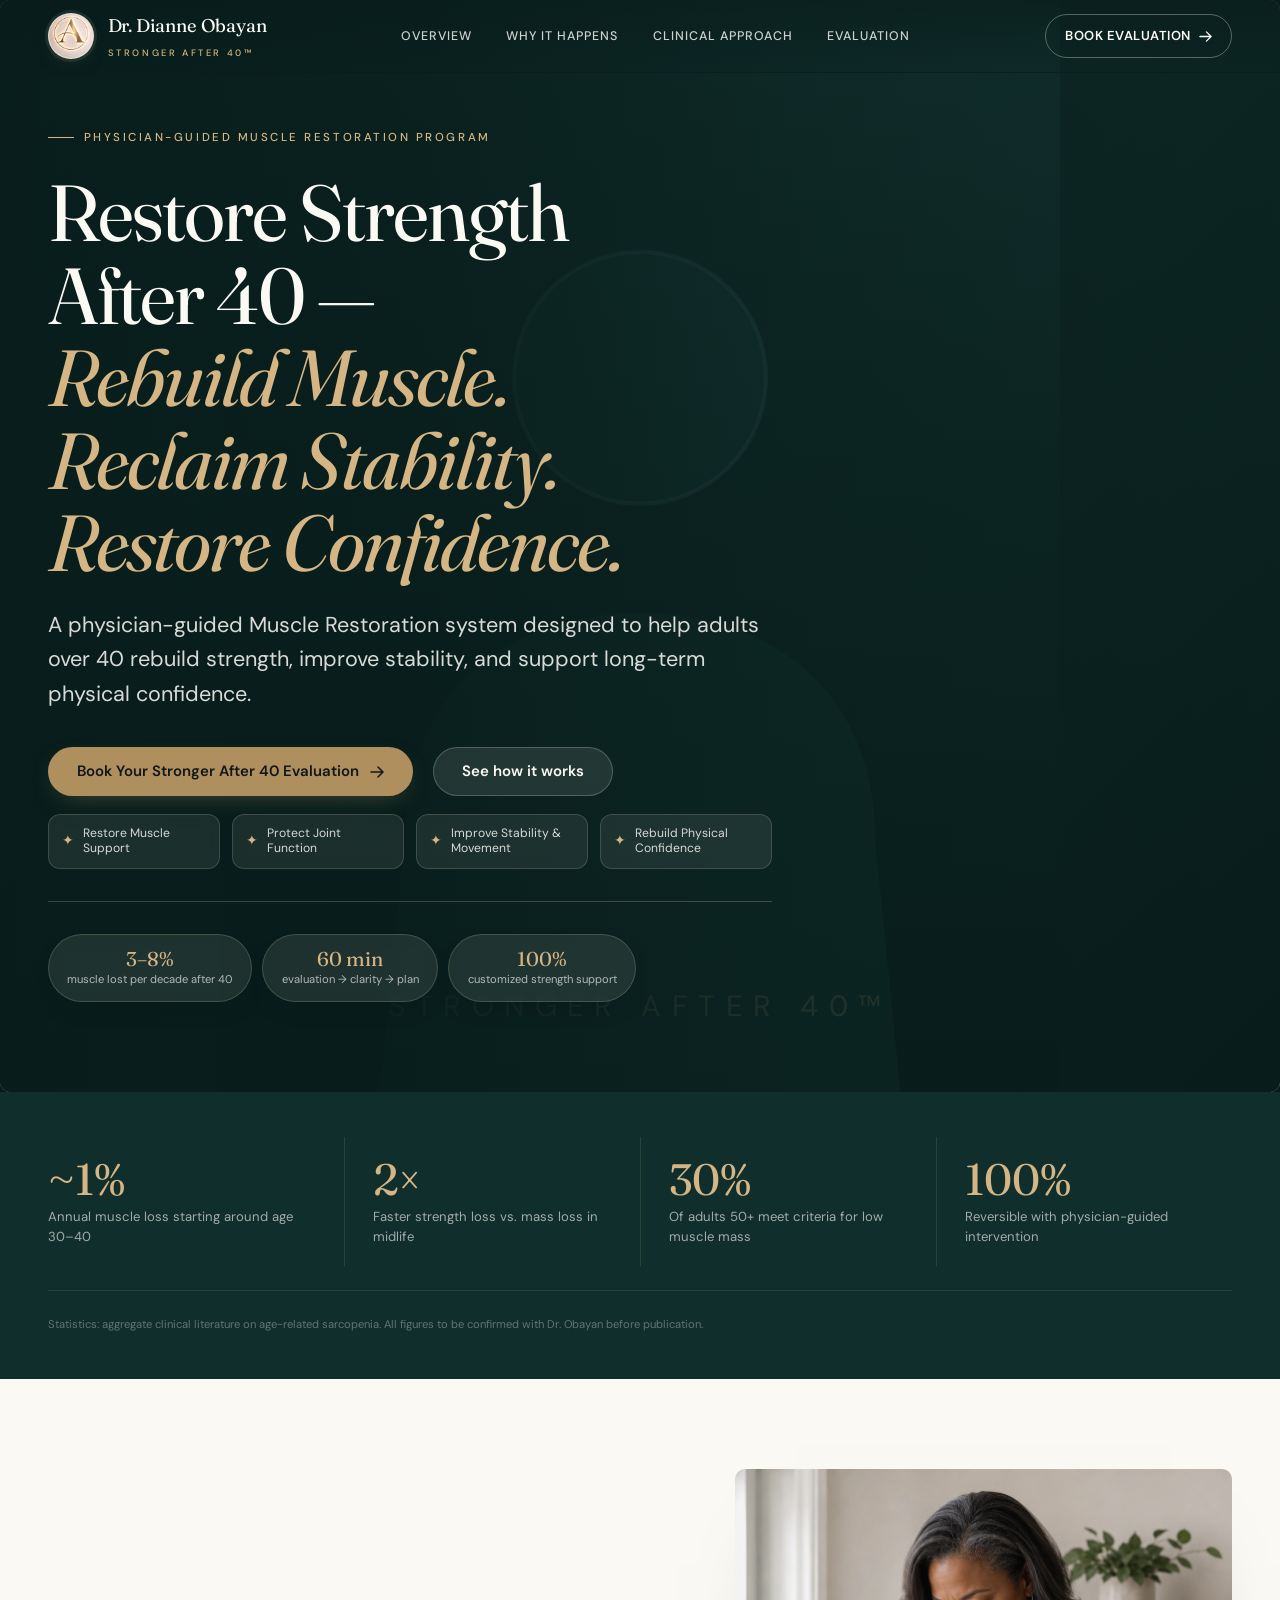
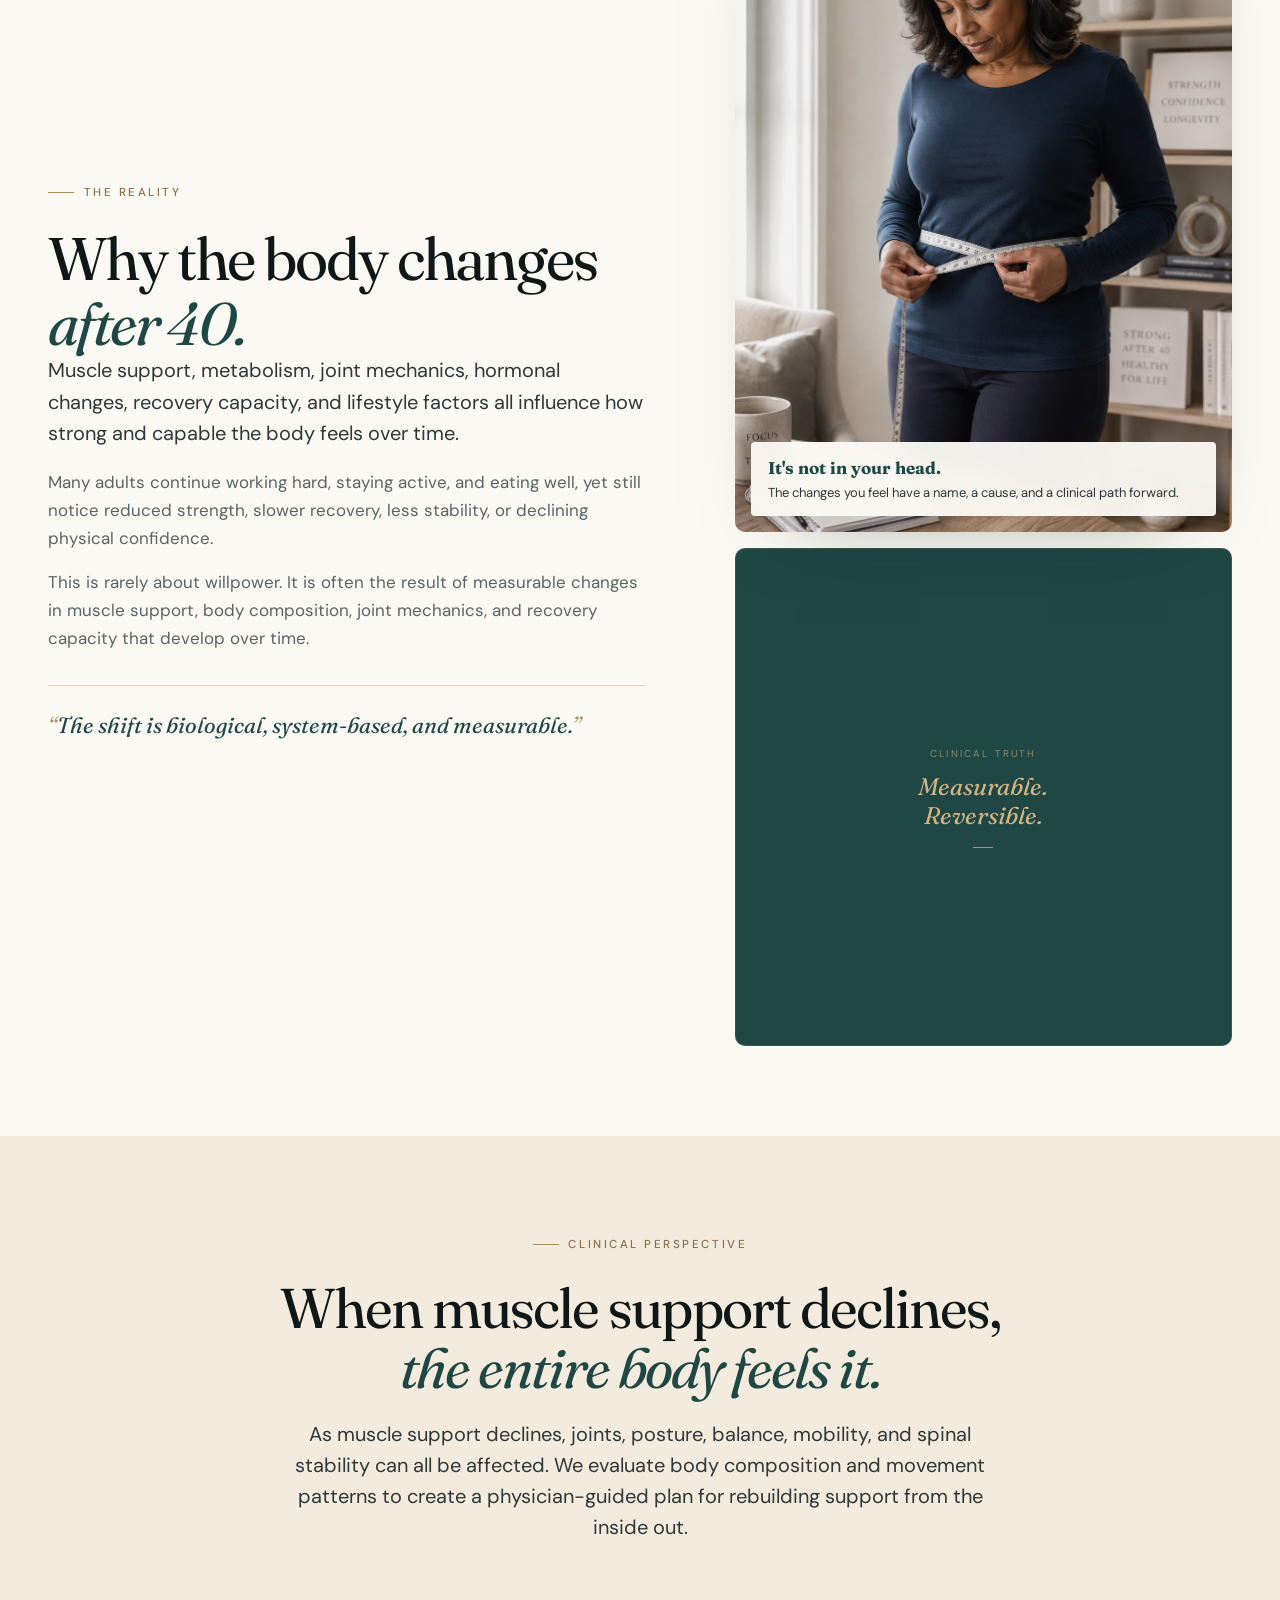
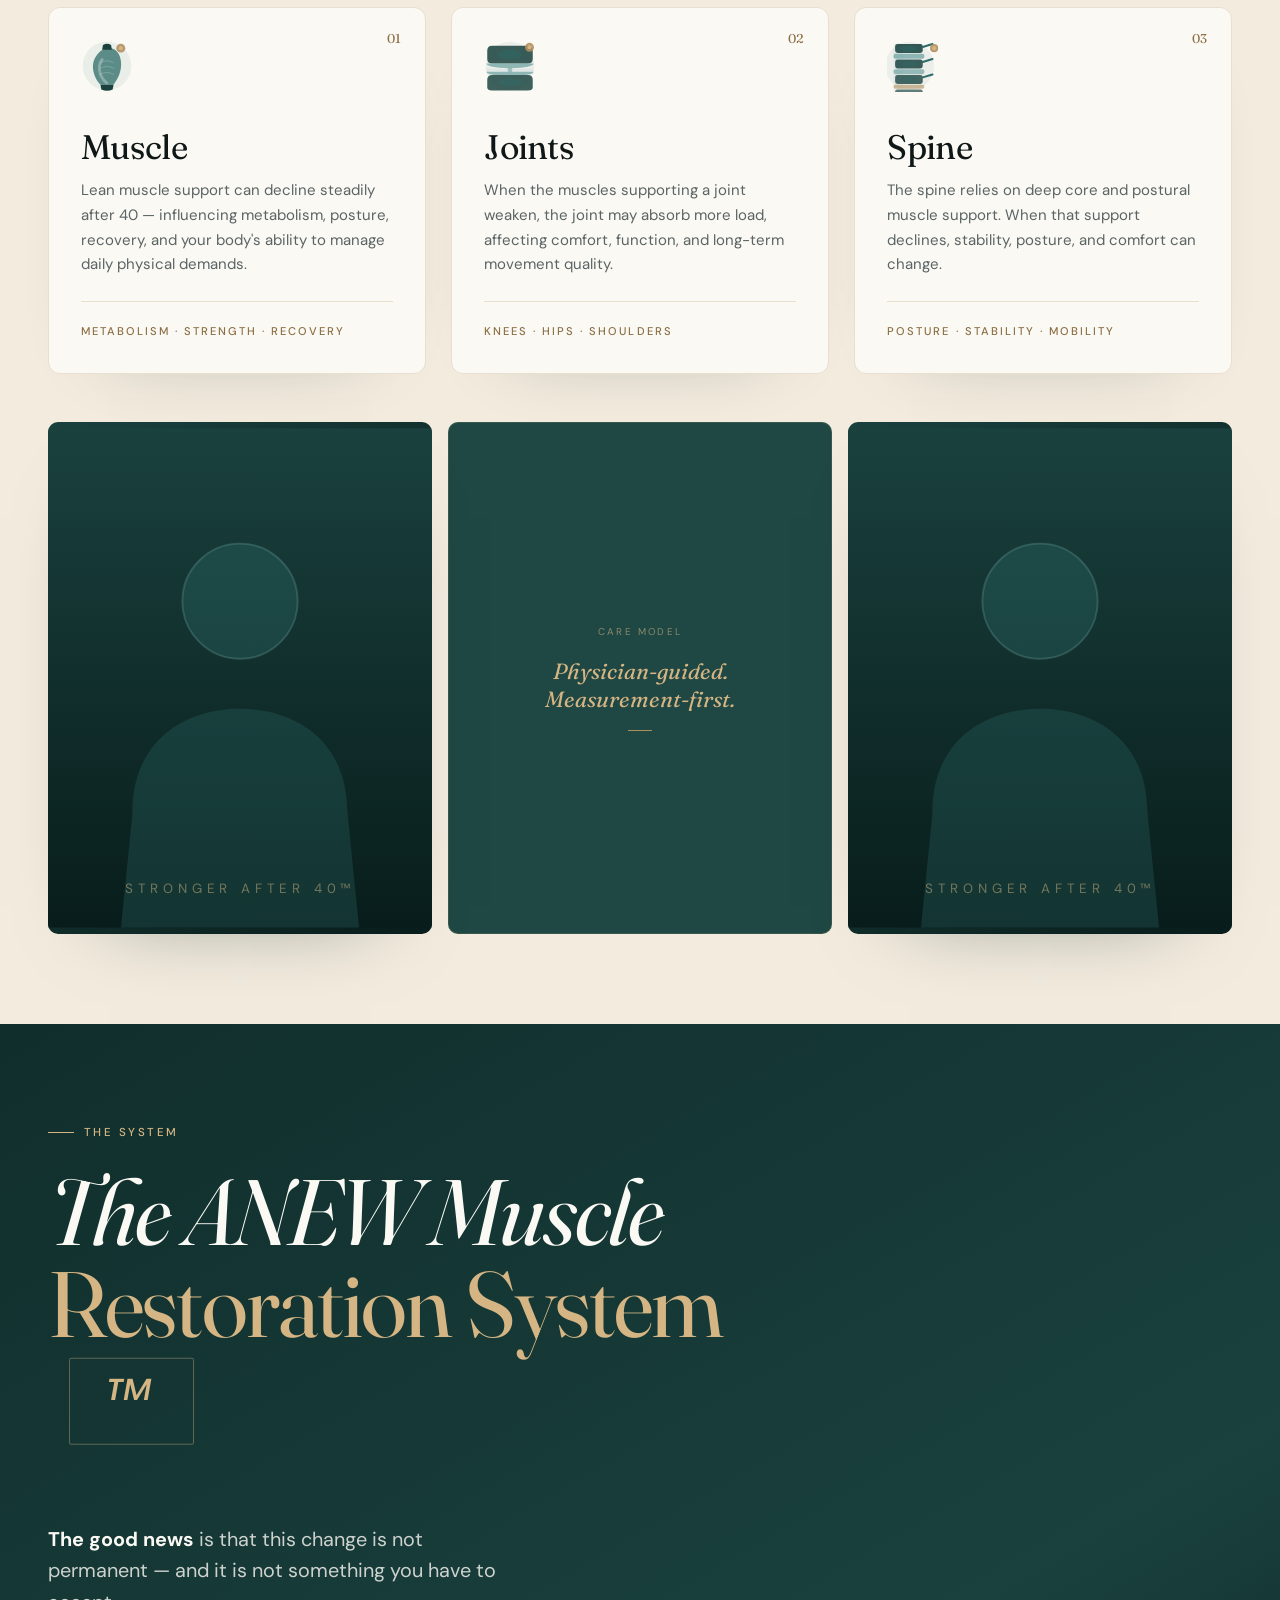
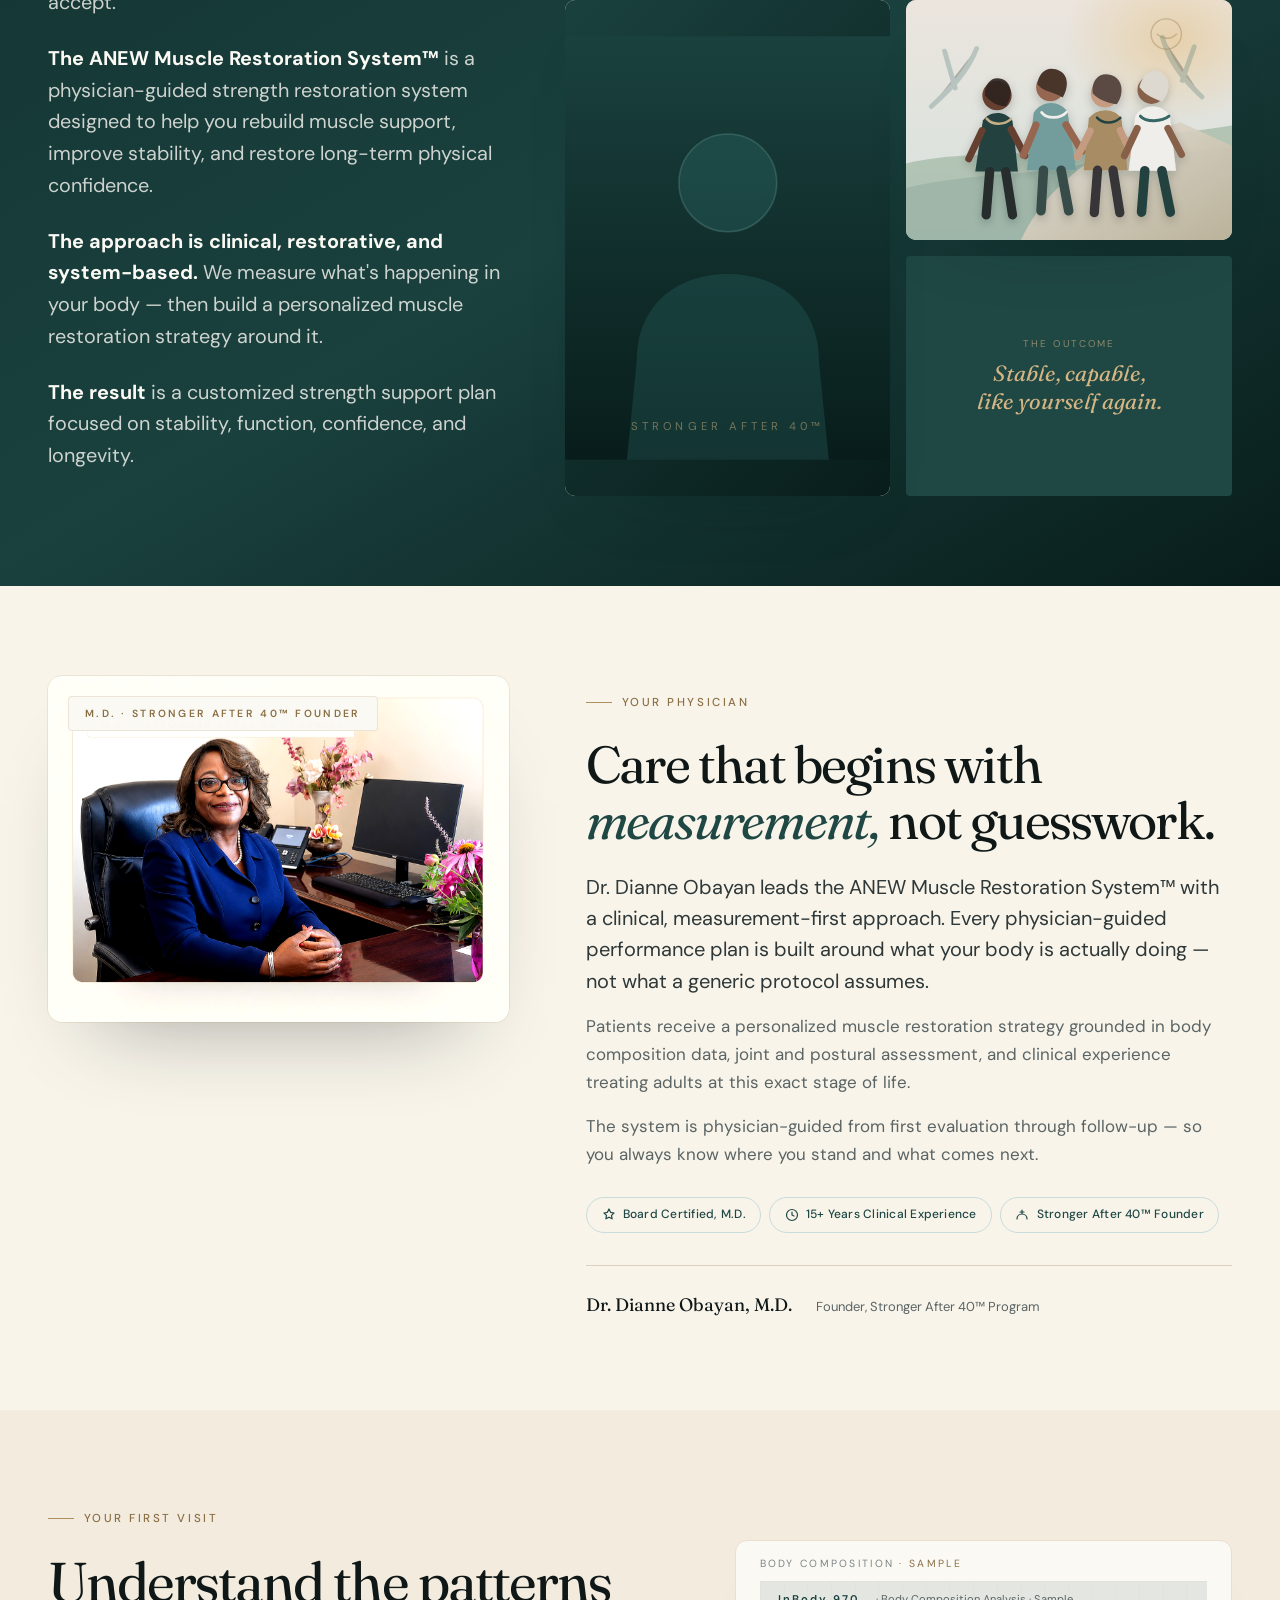
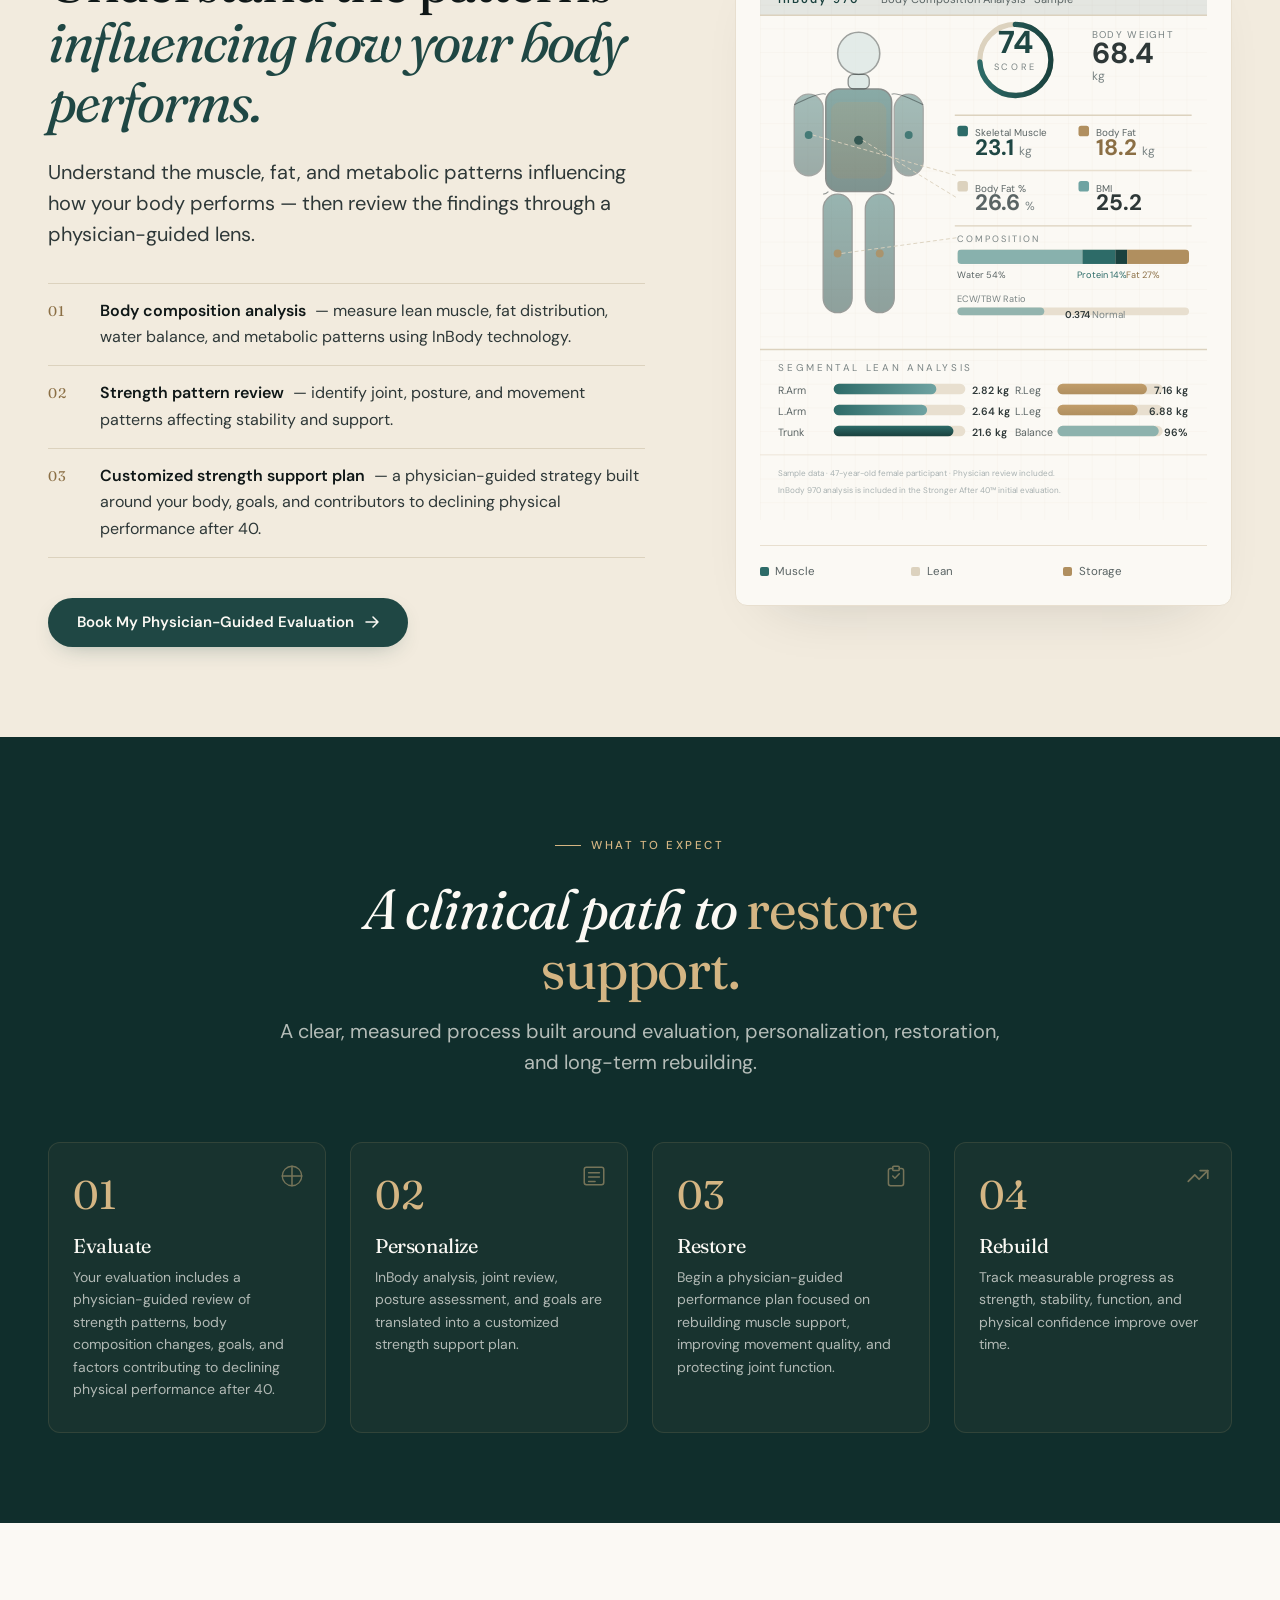
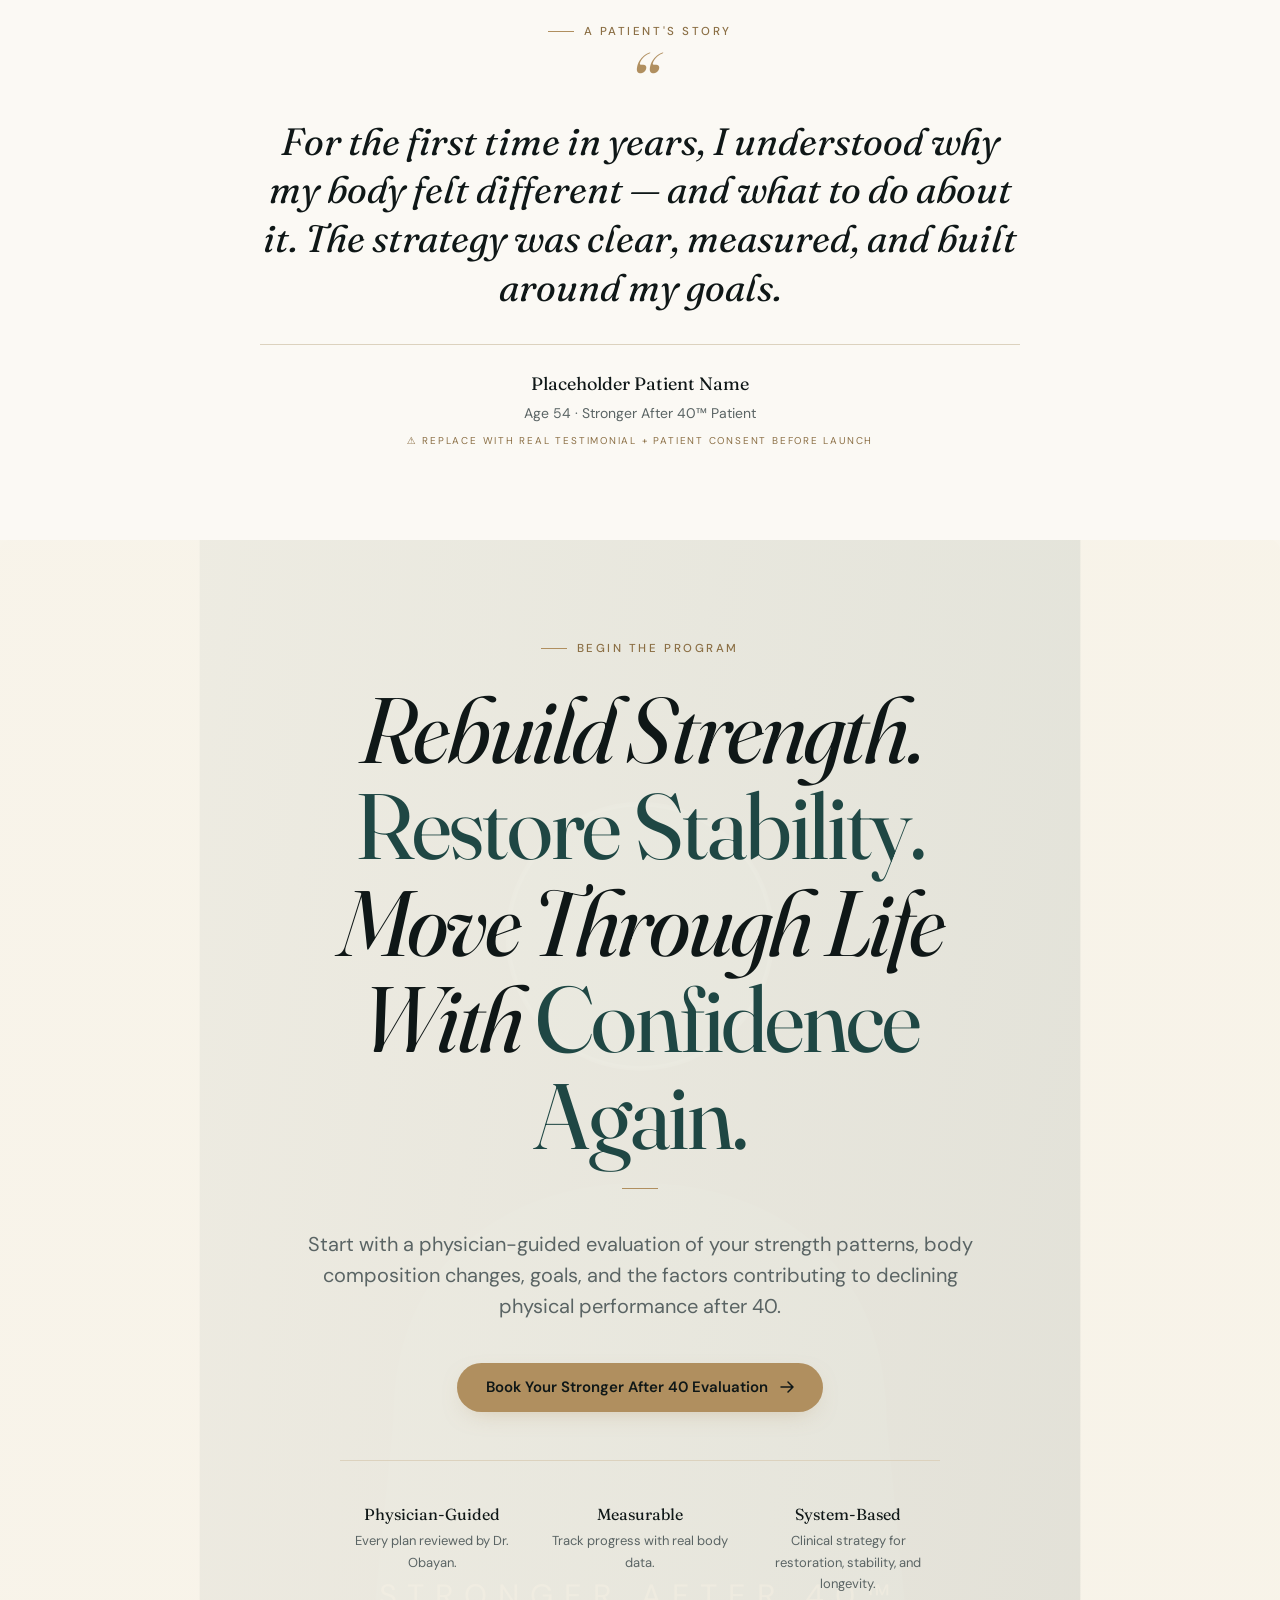
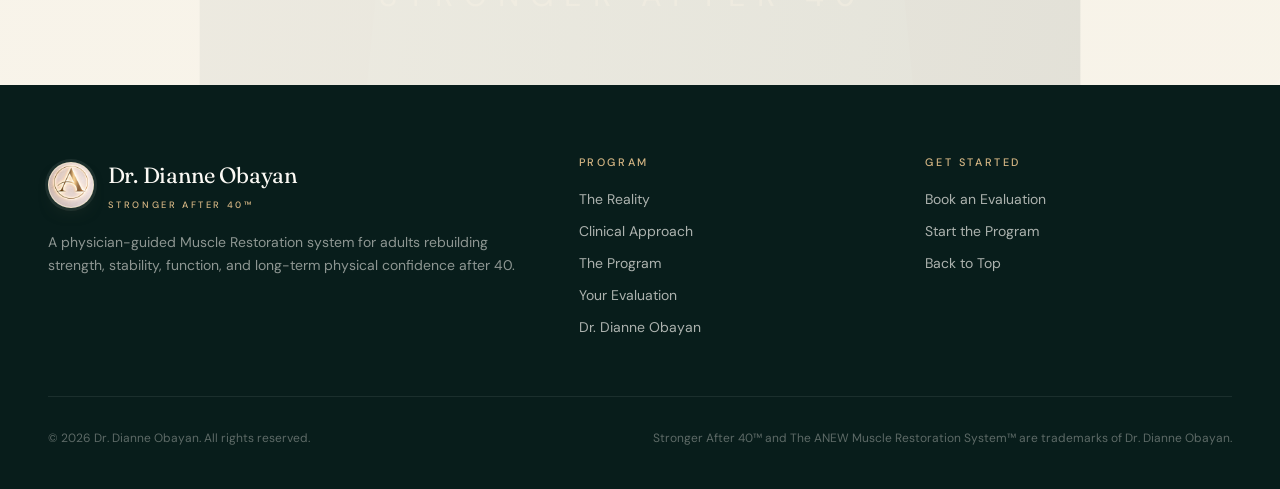
<file: index.html>
<!DOCTYPE html>
<html lang="en">
<head>
<meta charset="UTF-8"/>
<meta name="viewport" content="width=device-width,initial-scale=1.0"/>
<title>Stronger After 40™ — Dr. Dianne Obayan</title>
<meta name="description" content="A physician-guided Muscle Restoration system designed to help adults over 40 rebuild strength, improve stability, and support long-term physical confidence."/>
<link rel="preconnect" href="https://fonts.googleapis.com"/>
<link rel="preconnect" href="https://fonts.gstatic.com" crossorigin/>
<link href="https://fonts.googleapis.com/css2?family=Fraunces:opsz,ital,wght@9..144,0,300..700;9..144,1,300..700&family=DM+Sans:ital,wght@0,300;0,400;0,500;0,600;1,300&display=swap" rel="stylesheet"/>
<link rel="stylesheet" href="css/style.css"/>
</head>
<body>

<!-- ============================================================
     HEADER + NAVIGATION
     ============================================================ -->
<header class="hdr" id="hdr">
  <div class="W">
    <div class="hdr-in">

      <!-- LOGO — uploaded Dr. Dianne Obayan monogram + wordmark -->
      <a href="#hero-section" class="logo" aria-label="Dr. Dianne Obayan — Stronger After 40">
        <img class="logo__mark" src="images/dr-dianne-obayan-logo.jpg" alt="Dr. Dianne Obayan logo"/>
        <div>
          <span class="logo__name">Dr. Dianne Obayan</span>
          <span class="logo__tag">Stronger After 40™</span>
        </div>
      </a>

      <!-- Desktop navigation -->
      <nav class="nav-d" aria-label="Main navigation">
        <a href="#about-section">Overview</a>
        <a href="#problem-section">Why It Happens</a>
        <a href="#clinical-section">Clinical Approach</a>
        <a href="#evaluation-section">Evaluation</a>
      </nav>

      <a class="nav-cta" href="#book-now" id="nav-cta-el">
        Book Evaluation
        <svg width="13" height="13" viewBox="0 0 14 14" fill="none" aria-hidden="true">
          <path d="M1 7h12M8 2l5 5-5 5" stroke="currentColor" stroke-width="1.4" stroke-linecap="round" stroke-linejoin="round"/>
        </svg>
      </a>
      <button class="hmb" id="hmb" aria-label="Open menu" aria-expanded="false" aria-controls="drw">
        <span class="hmb__bars" aria-hidden="true"><span></span><span></span><span></span></span>
        <span class="hmb__txt">Menu</span>
      </button>
    </div>
  </div>

  <!-- Mobile full-screen overlay menu -->
  <nav class="drw" id="drw" aria-label="Mobile navigation" aria-hidden="true">
    <div class="drw__top"></div>
    <div class="drw__body">
      <span class="drw__kicker">Navigate Stronger After 40™</span>
      <ul class="drw__links">
        <li><a href="#about-section"><span class="drw__num">01</span><span><span class="drw__label">Overview</span><span class="drw__desc">Muscle restoration, strength support, and physical longevity.</span></span></a></li>
        <li><a href="#problem-section"><span class="drw__num">02</span><span><span class="drw__label">Why It Happens</span><span class="drw__desc">Why strength, recovery, and stability change after 40.</span></span></a></li>
        <li><a href="#clinical-section"><span class="drw__num">03</span><span><span class="drw__label">Clinical Approach</span><span class="drw__desc">Clinical restoration for muscle, joints, posture, and movement.</span></span></a></li>
        <li><a href="#evaluation-section"><span class="drw__num">04</span><span><span class="drw__label">Evaluation</span><span class="drw__desc">InBody analysis, performance review, and physician-guided plan.</span></span></a></li>
        <li><a href="#final-cta"><span class="drw__num">05</span><span><span class="drw__label">Start</span><span class="drw__desc">Book your Stronger After 40 evaluation.</span></span></a></li>
      </ul>
    </div>
    <div class="drw__foot">
      <a class="drw__cta" href="#book-now" id="mob-cta-el">
        Book Your Stronger After 40 Evaluation
        <svg width="14" height="14" viewBox="0 0 14 14" fill="none" aria-hidden="true">
          <path d="M1 7h12M8 2l5 5-5 5" stroke="currentColor" stroke-width="1.5" stroke-linecap="round" stroke-linejoin="round"/>
        </svg>
      </a>
      <p class="drw__meta">Physician-led · Clinical luxury · Longevity-focused</p>
    </div>
  </nav>
</header>

<main>

<!-- ============================================================
     SECTION 1 — HERO  (id: hero-section)
     Right-side hero image: African American woman strength training,
     aligned with the Stronger After 40™ physician-guided restoration system.
     ============================================================ -->
<section id="hero-section" class="hero" aria-labelledby="h1">

  <!-- LEFT: Copy column on dark teal -->
  <div class="hero__copy">
    <span class="ey ey--lt">Physician-Guided Muscle Restoration Program</span>
    <h1 id="h1">Restore Strength After 40 —<br><em>Rebuild Muscle. Reclaim Stability. Restore Confidence.</em></h1>
    <p class="hero__sub">A physician-guided Muscle Restoration system designed to help adults over 40 rebuild strength, improve stability, and support long-term physical confidence.</p>
    <div class="hero__ctas">
      <a class="btn btn--brass" href="#book-now" id="book-now">
        Book Your Stronger After 40 Evaluation
        <svg width="14" height="14" viewBox="0 0 14 14" fill="none" aria-hidden="true">
          <path d="M1 7h12M8 2l5 5-5 5" stroke="currentColor" stroke-width="1.5" stroke-linecap="round" stroke-linejoin="round"/>
        </svg>
      </a>
      <a class="btn" style="background:rgba(251,249,244,.1);color:var(--ow);border-color:rgba(251,249,244,.22);backdrop-filter:blur(6px);" href="#about-section">
        See how it works
      </a>
    </div>

    <div class="hero-benefits reveal" data-d="1" aria-label="Program benefits">
      <div class="hero-benefit"><span class="hero-benefit__icon" aria-hidden="true">✦</span><span>Restore Muscle Support</span></div>
      <div class="hero-benefit"><span class="hero-benefit__icon" aria-hidden="true">✦</span><span>Protect Joint Function</span></div>
      <div class="hero-benefit"><span class="hero-benefit__icon" aria-hidden="true">✦</span><span>Improve Stability &amp; Movement</span></div>
      <div class="hero-benefit"><span class="hero-benefit__icon" aria-hidden="true">✦</span><span>Rebuild Physical Confidence</span></div>
    </div>
    <div class="chips reveal" data-d="1">
      <div class="chip"><span class="chip__n">3–8%</span><span class="chip__l">muscle lost per decade after 40</span></div>
      <div class="chip"><span class="chip__n">60 min</span><span class="chip__l">evaluation → clarity → plan</span></div>
      <div class="chip"><span class="chip__n">100%</span><span class="chip__l">customized strength support</span></div>
    </div>
    
  </div>

  <!-- RIGHT: Photo column -->
  <div class="hero__img ai-slot" id="ai-hero">
    <div class="ai-loader" id="ai-hero-loader">
      <div class="ai-spinner"></div>
      <span class="ai-loader__label">Loading…</span>
    </div>
    <div class="ai-slot__inner">
      <img id="ai-hero-img" alt="Confident diverse midlife adults in athletic wear outdoors, warm smiles"/>
    </div>
    <div class="hero__img-overlay"></div>
  </div>

</section>

<!-- ============================================================
     STATS RIBBON  (id: about-section)
     ============================================================ -->
<section id="about-section" class="ribbon" aria-label="Program at a glance">
  <div class="W">
    <div class="ribbon__grid reveal">
      <div class="ribbon__c"><div class="ribbon__n">~1%</div><div class="ribbon__l">Annual muscle loss starting around age 30–40</div></div>
      <div class="ribbon__c"><div class="ribbon__n">2×</div><div class="ribbon__l">Faster strength loss vs. mass loss in midlife</div></div>
      <div class="ribbon__c"><div class="ribbon__n">30%</div><div class="ribbon__l">Of adults 50+ meet criteria for low muscle mass</div></div>
      <div class="ribbon__c"><div class="ribbon__n">100%</div><div class="ribbon__l">Reversible with physician-guided intervention</div></div>
      <p class="ribbon__src">Statistics: aggregate clinical literature on age-related sarcopenia. All figures to be confirmed with Dr. Obayan before publication.</p>
    </div>
  </div>
</section>

<!-- ============================================================
     SECTION 2 — PROBLEM  (id: problem-section)
     AI: contemplative mature Black woman, casual warm clothing.
     ============================================================ -->
<section id="problem-section">
  <div class="W">
    <div class="prob__grid">
      <div class="prob__copy reveal">
        <span class="ey">The Reality</span>
        <h2 class="prob__h2">Why the body changes <em>after 40.</em></h2>
        <p class="lead" style="margin-bottom:1.25rem;">Muscle support, metabolism, joint mechanics, hormonal changes, recovery capacity, and lifestyle factors all influence how strong and capable the body feels over time.</p>
        <p style="color:var(--i500);">Many adults continue working hard, staying active, and eating well, yet still notice reduced strength, slower recovery, less stability, or declining physical confidence.</p>
        <p style="color:var(--i500);">This is rarely about willpower. It is often the result of measurable changes in muscle support, body composition, joint mechanics, and recovery capacity that develop over time.</p>
        <p class="pullq">The shift is biological, system-based, and measurable.</p>
      </div>

      <div class="prob__media reveal" data-d="1">
        <!-- Tall portrait: AI-generated -->
        <div class="ai-slot" id="ai-prob1" style="aspect-ratio:3/4;">
          <div class="ai-loader" id="ai-prob1-loader">
            <div class="ai-spinner"></div>
            <span class="ai-loader__label">Generating…</span>
          </div>
          <div class="ai-slot__inner"><img id="ai-prob1-img" alt="Fully clothed Black woman measuring her waist indoors, representing body-composition awareness after 40"/></div>
          <div class="ai-badge" id="ai-prob1-badge">✦ AI</div>
          <div class="pbadge">
            <strong>It's not in your head.</strong>
            The changes you feel have a name, a cause, and a clinical path forward.
          </div>
        </div>
        <div class="prob__media-row">
          <div class="brand-card" style="background:var(--t700);aspect-ratio:1/1;min-height:210px;">
            <div>
              <div style="font-size:.62rem;letter-spacing:.22em;text-transform:uppercase;color:rgba(212,181,131,.6);margin-bottom:.7rem;">Clinical truth</div>
              <div style="font-family:var(--fd);font-size:1.5rem;font-style:italic;color:var(--b300);line-height:1.2;">Measurable.<br>Reversible.</div>
              <div style="width:20px;height:1px;background:var(--b500);margin:1rem auto 0;"></div>
            </div>
          </div>
        </div>
      </div>
    </div>
  </div>
</section>

<!-- ============================================================
     SECTION 3 — CLINICAL  (id: clinical-section)
     ============================================================ -->
<section id="clinical-section" class="clinical">
  <div class="W">
    <div class="clin-intro reveal">
      <span class="ey ey--c">Clinical Perspective</span>
      <h2>When muscle support declines, <em>the entire body feels it.</em></h2>
      <p class="lead" style="margin-top:1.25rem;">As muscle support declines, joints, posture, balance, mobility, and spinal stability can all be affected. We evaluate body composition and movement patterns to create a physician-guided plan for rebuilding support from the inside out.</p>
    </div>
    <div class="pillars">
      <article class="pillar reveal" data-d="1">
        <span class="pillar__n">01</span>
        <svg class="pillar__ico" viewBox="0 0 64 64" fill="none" aria-hidden="true">
          <circle cx="32" cy="32" r="30" fill="#2D6B68" opacity=".08"/>
          <!-- Muscle belly — bicep teardrop -->
          <path d="M22 53 C15 44 13 33 16 25 C19 17 25 11 32 10 C39 9 46 13 48 21 C51 30 49 41 44 49 L40 55 L24 55 Z" fill="#2D6B68" opacity=".75"/>
          <!-- Highlight shine -->
          <path d="M26 24 C22 29 22 37 24 43 C26 47 29 51 32 53" stroke="rgba(255,255,255,.28)" stroke-width="3.5" stroke-linecap="round"/>
          <!-- Fiber striations -->
          <path d="M24 28 Q32 23 40 28 M23 35 Q32 30 41 35 M24 42 Q32 38 40 42" stroke="rgba(255,255,255,.2)" stroke-width="1.2" stroke-linecap="round"/>
          <!-- Top tendon -->
          <path d="M26 12 L38 12 L37 6 Q32 3 27 6 Z" fill="#1A413E"/>
          <!-- Bottom tendon -->
          <path d="M24 55 L40 55 L39 61 Q32 64 25 61 Z" fill="#1A413E"/>
          <!-- Brass accent dot -->
          <circle cx="49" cy="10" r="5.5" fill="#B08F5F" opacity=".9"/>
          <circle cx="49" cy="10" r="2.5" fill="#D4B583"/>
        </svg>
        <h3>Muscle</h3>
        <p>Lean muscle support can decline steadily after 40 — influencing metabolism, posture, recovery, and your body's ability to manage daily physical demands.</p>
        <div class="pillar__tags">Metabolism · Strength · Recovery</div>
      </article>
      <article class="pillar reveal" data-d="2">
        <span class="pillar__n">02</span>
        <svg class="pillar__ico" viewBox="0 0 64 64" fill="none" aria-hidden="true">
          <circle cx="32" cy="32" r="30" fill="#2D6B68" opacity=".07"/>
          <!-- Upper bone (femur condyle) -->
          <path d="M10 7 L54 7 Q60 7 60 13 L60 23 Q60 29 54 29 L10 29 Q4 29 4 23 L4 13 Q4 7 10 7 Z" fill="#1F4744" opacity=".88"/>
          <!-- Bone marrow interior -->
          <ellipse cx="32" cy="18" rx="15" ry="6" fill="#2D6B68" opacity=".45"/>
          <!-- Articular cartilage top -->
          <path d="M3 29 L61 29 Q61 34 32 35 Q3 34 3 29 Z" fill="#6FA3A2" opacity=".75"/>
          <!-- Joint space -->
          <rect x="3" y="35" width="58" height="4" rx="1.5" fill="#C8DCDB" opacity=".4"/>
          <!-- Joint fluid dot -->
          <circle cx="32" cy="37" r="3" fill="#6FA3A2" opacity=".55"/>
          <!-- Articular cartilage bottom -->
          <path d="M3 39 L61 39 Q61 44 32 43 Q3 44 3 39 Z" fill="#6FA3A2" opacity=".75"/>
          <!-- Lower bone (tibia plateau) -->
          <path d="M10 43 L54 43 Q60 43 60 49 L60 58 Q60 62 54 62 L10 62 Q4 62 4 58 L4 49 Q4 43 10 43 Z" fill="#1F4744" opacity=".85"/>
          <!-- Bone marrow interior -->
          <ellipse cx="32" cy="52" rx="15" ry="5" fill="#2D6B68" opacity=".38"/>
          <!-- Brass accent -->
          <circle cx="56" cy="9" r="5.5" fill="#B08F5F" opacity=".9"/>
          <circle cx="56" cy="9" r="2.5" fill="#D4B583"/>
        </svg>
        <h3>Joints</h3>
        <p>When the muscles supporting a joint weaken, the joint may absorb more load, affecting comfort, function, and long-term movement quality.</p>
        <div class="pillar__tags">Knees · Hips · Shoulders</div>
      </article>
      <article class="pillar reveal" data-d="3">
        <span class="pillar__n">03</span>
        <svg class="pillar__ico" viewBox="0 0 64 64" fill="none" aria-hidden="true">
          <circle cx="28" cy="32" r="30" fill="#2D6B68" opacity=".07"/>
          <!-- Spinal canal (continuous teal channel) -->
          <rect x="8" y="4" width="12" height="60" rx="4" fill="#C8DCDB" opacity=".3"/>
          <!-- V1 -->
          <rect x="10" y="5" width="34" height="11" rx="3" fill="#1F4744" opacity=".9"/>
          <ellipse cx="27" cy="10.5" rx="11" ry="3.5" fill="#2D6B68" opacity=".45"/>
          <!-- Disc 1 -->
          <rect x="8" y="17" width="38" height="6" rx="2.5" fill="#6FA3A2" opacity=".75"/>
          <!-- V2 -->
          <rect x="10" y="24" width="34" height="11" rx="3" fill="#1F4744" opacity=".87"/>
          <ellipse cx="27" cy="29.5" rx="11" ry="3.5" fill="#2D6B68" opacity=".38"/>
          <!-- Disc 2 -->
          <rect x="8" y="36" width="38" height="6" rx="2.5" fill="#6FA3A2" opacity=".7"/>
          <!-- V3 -->
          <rect x="10" y="43" width="34" height="11" rx="3" fill="#1F4744" opacity=".82"/>
          <ellipse cx="27" cy="48.5" rx="11" ry="3.5" fill="#2D6B68" opacity=".32"/>
          <!-- Disc 3 (warning — brass tint, compressed) -->
          <rect x="8" y="55" width="38" height="5" rx="2.5" fill="#B08F5F" opacity=".6"/>
          <!-- V4 partial -->
          <rect x="10" y="61" width="34" height="5" rx="3" fill="#1F4744" opacity=".7"/>
          <!-- Spinous processes -->
          <path d="M44 8.5 L56 5 M44 27 L56 23.5 M44 46 L56 42.5" stroke="#2D6B68" stroke-width="2.5" stroke-linecap="round"/>
          <!-- Brass accent -->
          <circle cx="58" cy="10" r="5" fill="#B08F5F" opacity=".9"/>
          <circle cx="58" cy="10" r="2.5" fill="#D4B583"/>
        </svg>
        <h3>Spine</h3>
        <p>The spine relies on deep core and postural muscle support. When that support declines, stability, posture, and comfort can change.</p>
        <div class="pillar__tags">Posture · Stability · Mobility</div>
      </article>
    </div>

    <!-- Reduced image strip — two relevant clinical/lifestyle photos + brand card -->
    <div class="img-strip reveal" data-d="1">
      <div class="ai-slot" id="ai-clin1" style="aspect-ratio:3/4;">
        <div class="ai-loader" id="ai-clin1-loader"><div class="ai-spinner"></div><span class="ai-loader__label">Loading…</span></div>
        <div class="ai-slot__inner"><img id="ai-clin1-img" alt="Fully clothed mature woman using a resistance band outdoors, representing muscle restoration and joint support"/></div>
      </div>
      <div class="brand-card" style="background:var(--t700);aspect-ratio:3/4;flex-direction:column;gap:1rem;">
        <div style="font-size:.62rem;letter-spacing:.22em;text-transform:uppercase;color:rgba(212,181,131,.6);">Care model</div>
        <div style="font-family:var(--fd);font-size:1.375rem;font-style:italic;color:var(--b300);text-align:center;line-height:1.3;">Physician-guided.<br>Measurement-first.</div>
        <div style="width:24px;height:1px;background:var(--b500);"></div>
      </div>
      <div class="ai-slot" id="ai-clin3" style="aspect-ratio:3/4;">
        <div class="ai-loader" id="ai-clin3-loader"><div class="ai-spinner"></div><span class="ai-loader__label">Loading…</span></div>
        <div class="ai-slot__inner"><img id="ai-clin3-img" alt="Fully clothed Black woman walking outdoors, representing sustainable movement and healthy daily activity"/></div>
      </div>
    </div>
  </div>
</section>

<!-- ============================================================
     SECTION 4 — SOLUTION  (id: solution-section)
     ============================================================ -->
<section id="solution-section" class="solution">
  <div class="W W--wide">
    <div class="sol-head reveal">
      <span class="ey ey--lt">The System</span>
      <h2>The ANEW Muscle<br><em>Restoration System</em><span class="marker">™</span></h2>
    </div>
    <div class="sol-layout">
      <div class="sol-copy reveal" data-d="1">
        <p><strong>The good news</strong> is that this change is not permanent — and it is not something you have to accept.</p>
        <p><strong>The ANEW Muscle Restoration System™</strong> is a physician-guided strength restoration system designed to help you rebuild muscle support, improve stability, and restore long-term physical confidence.</p>
        <p><strong>The approach is clinical, restorative, and system-based.</strong> We measure what's happening in your body — then build a personalized muscle restoration strategy around it.</p>
        <p><strong>The result</strong> is a customized strength support plan focused on stability, function, confidence, and longevity.</p>
      </div>
      <div class="sol-mosaic reveal" data-d="2">
        <div class="ai-slot" id="ai-sol1">
          <div class="ai-loader" id="ai-sol1-loader"><div class="ai-spinner"></div><span class="ai-loader__label">Loading…</span></div>
          <div class="ai-slot__inner"><img id="ai-sol1-img" alt="Fully clothed mature woman moving outdoors in a park, representing functional strength and stability"/></div>
        </div>
        <div class="ai-slot" id="ai-sol3" style="height:240px;">
          <div class="ai-loader" id="ai-sol3-loader"><div class="ai-spinner"></div><span class="ai-loader__label">Loading…</span></div>
          <div class="ai-slot__inner"><img id="ai-sol3-img" alt="Diverse midlife adults walking together outdoors, representing clinical longevity and physical confidence"/></div>
        </div>
        <div style="background:var(--t700);border-radius:4px;height:240px;display:flex;align-items:center;justify-content:center;padding:1.5rem;text-align:center;">
          <div>
            <div style="font-size:.62rem;letter-spacing:.22em;text-transform:uppercase;color:rgba(212,181,131,.6);margin-bottom:.5rem;">The Outcome</div>
            <div style="font-family:var(--fd);font-size:1.375rem;font-style:italic;color:var(--b300);line-height:1.25;">Stable, capable,<br>like yourself again.</div>
          </div>
        </div>
      </div>
    </div>
  </div>
</section>

<!-- ============================================================
     DR. OBAYAN SECTION — REAL PHOTO EMBEDDED
     Photo: uploaded by Mike — Dr. Dianne Obayan in blue blazer
     at her desk, professional, fully clothed.
     ============================================================ -->
<section id="doctor-section" class="doc-section">
  <div class="W">
    <div class="doc-grid">
      <figure class="doc-portrait reveal">
        <!-- DR. OBAYAN'S REAL PHOTO — embedded as base64 below via JS -->
        <img id="dr-obayan-photo"
             src="images/dr-obayan-photo.jpg"
             alt="Dr. Dianne Obayan, M.D. — Founder of the Stronger After 40™ program, seated at her desk in a blue blazer"
             loading="lazy"/>
        <span class="doc-badge">M.D. · Stronger After 40™ Founder</span>
      </figure>

      <div class="doc-copy reveal" data-d="1">
        <span class="ey">Your Physician</span>
        <h2>Care that begins with <em>measurement,</em> not guesswork.</h2>
        <p class="lead">Dr. Dianne Obayan leads the ANEW Muscle Restoration System™ with a clinical, measurement-first approach. Every physician-guided performance plan is built around what your body is actually doing — not what a generic protocol assumes.</p>
        <p style="color:var(--i500);">Patients receive a personalized muscle restoration strategy grounded in body composition data, joint and postural assessment, and clinical experience treating adults at this exact stage of life.</p>
        <p style="color:var(--i500);">The system is physician-guided from first evaluation through follow-up — so you always know where you stand and what comes next.</p>

        <div class="cred-row">
          <span class="cred">
            <svg viewBox="0 0 14 14" fill="none" aria-hidden="true"><path d="M7 1l1.6 3.3L12 5l-2.5 2.4.6 3.4L7 9.2 3.9 10.8l.6-3.4L2 5l3.4-.7L7 1z" stroke="currentColor" stroke-width="1.2" stroke-linejoin="round"/></svg>
            Board Certified, M.D.
          </span>
          <span class="cred">
            <svg viewBox="0 0 14 14" fill="none" aria-hidden="true"><circle cx="7" cy="7" r="5.5" stroke="currentColor" stroke-width="1.2"/><path d="M7 4v3l2 1" stroke="currentColor" stroke-width="1.2" stroke-linecap="round" stroke-linejoin="round"/></svg>
            15+ Years Clinical Experience
          </span>
          <span class="cred">
            <svg viewBox="0 0 14 14" fill="none" aria-hidden="true"><path d="M2 11c0-2.8 2.2-5 5-5s5 2.2 5 5M7 6V2M5 4h4" stroke="currentColor" stroke-width="1.2" stroke-linecap="round"/></svg>
            Stronger After 40™ Founder
          </span>
        </div>

        <div class="doc-sig">
          <strong>Dr. Dianne Obayan, M.D.</strong>
          <span>Founder, Stronger After 40™ Program</span>
        </div>
      </div>
    </div>
  </div>
</section>

<!-- ============================================================
     SECTION 5 — EVALUATION  (id: evaluation-section)
     ============================================================ -->
<section id="evaluation-section" class="eval-sec">
  <div class="W">
    <div class="eval-grid">
      <div class="eval-copy reveal">
        <span class="ey">Your First Visit</span>
        <h2>Understand the patterns <em>influencing how your body performs.</em></h2>
        <p class="lead">Understand the muscle, fat, and metabolic patterns influencing how your body performs — then review the findings through a physician-guided lens.</p>
        <ol class="eval-steps">
          <li>
            <span class="eval-n">01</span>
            <span class="eval-t"><strong>Body composition analysis</strong> — measure lean muscle, fat distribution, water balance, and metabolic patterns using InBody technology.</span>
          </li>
          <li>
            <span class="eval-n">02</span>
            <span class="eval-t"><strong>Strength pattern review</strong> — identify joint, posture, and movement patterns affecting stability and support.</span>
          </li>
          <li>
            <span class="eval-n">03</span>
            <span class="eval-t"><strong>Customized strength support plan</strong> — a physician-guided strategy built around your body, goals, and contributors to declining physical performance after 40.</span>
          </li>
        </ol>
        <a class="btn btn--teal" href="#book-now" id="eval-cta-el">
          Book My Physician-Guided Evaluation
          <svg width="14" height="14" viewBox="0 0 14 14" fill="none" aria-hidden="true">
            <path d="M1 7h12M8 2l5 5-5 5" stroke="currentColor" stroke-width="1.5" stroke-linecap="round" stroke-linejoin="round"/>
          </svg>
        </a>
      </div>

      <!-- InBody composition illustration -->
      <figure class="inbody reveal" data-d="1" aria-labelledby="ib-lbl">
        <span class="inbody__lbl" id="ib-lbl">Body Composition <span>· Sample</span></span>
        <svg viewBox="0 0 340 410" xmlns="http://www.w3.org/2000/svg" role="img" aria-label="InBody 970 body composition analysis sample report">
          <defs>
            <pattern id="gp" width="18" height="18" patternUnits="userSpaceOnUse"><path d="M18 0H0V18" fill="none" stroke="#E8DFCF" stroke-width=".4"/></pattern>
            <linearGradient id="mg" x1="0" y1="0" x2="0" y2="1"><stop offset="0%" stop-color="#2D6B68"/><stop offset="100%" stop-color="#1A413E"/></linearGradient>
            <linearGradient id="fatg" x1="0" y1="0" x2="0" y2="1"><stop offset="0%" stop-color="#C19D6A"/><stop offset="100%" stop-color="#B08F5F"/></linearGradient>
            <linearGradient id="limg" x1="0" y1="0" x2="1" y2="0"><stop offset="0%" stop-color="#2D6B68"/><stop offset="100%" stop-color="#6FA3A2"/></linearGradient>
            <clipPath id="compClip"><rect x="150" y="204" width="176" height="11" rx="3"/></clipPath>
          </defs>
          <rect width="340" height="410" fill="url(#gp)" opacity=".55"/>
          <!-- Header -->
          <rect width="340" height="26" fill="#1A413E" opacity=".1"/>
          <text x="14" y="17" font-family="DM Sans,sans-serif" font-size="8.5" letter-spacing="1.5" fill="#1A413E" font-weight="600">InBody 970</text>
          <text x="88" y="17" font-family="DM Sans,sans-serif" font-size="8.5" fill="#5A6464">· Body Composition Analysis · Sample</text>
          <line x1="0" y1="26" x2="340" y2="26" stroke="#DCD2BE" stroke-width="1"/>

          <!-- BODY SILHOUETTE -->
          <circle cx="75" cy="55" r="16" fill="#C8DCDB" opacity=".45" stroke="#2E3838" stroke-width="1.2"/>
          <rect x="67" y="71" width="16" height="11" rx="4" fill="#C8DCDB" opacity=".55" stroke="#2E3838" stroke-width="1"/>
          <rect x="50" y="82" width="50" height="78" rx="10" fill="url(#mg)" opacity=".55" stroke="#2E3838" stroke-width="1.2"/>
          <rect x="54" y="92" width="42" height="58" rx="7" fill="url(#fatg)" opacity=".18"/>
          <rect x="26" y="86" width="22" height="62" rx="11" fill="url(#mg)" opacity=".42" stroke="#2E3838" stroke-width="1"/>
          <rect x="102" y="86" width="22" height="62" rx="11" fill="url(#mg)" opacity=".42" stroke="#2E3838" stroke-width="1"/>
          <rect x="48" y="162" width="22" height="90" rx="11" fill="url(#mg)" opacity=".48" stroke="#2E3838" stroke-width="1"/>
          <rect x="80" y="162" width="22" height="90" rx="11" fill="url(#mg)" opacity=".48" stroke="#2E3838" stroke-width="1"/>
          <path d="M50 86 Q46 84 26 94M100 86 Q104 84 124 94M52 160 Q50 162 48 162M98 160 Q100 162 102 162" stroke="#2E3838" stroke-width=".9" fill="none" opacity=".5"/>
          <circle cx="37" cy="117" r="3" fill="#2D6B68" opacity=".8"/>
          <circle cx="113" cy="117" r="3" fill="#2D6B68" opacity=".8"/>
          <circle cx="75" cy="121" r="3.5" fill="#1F4744" opacity=".8"/>
          <circle cx="59" cy="207" r="3" fill="#B08F5F" opacity=".8"/>
          <circle cx="91" cy="207" r="3" fill="#B08F5F" opacity=".8"/>
          <line x1="40" y1="117" x2="150" y2="148" stroke="#DCD2BE" stroke-width=".7" stroke-dasharray="3 2"/>
          <line x1="78" y1="121" x2="150" y2="165" stroke="#DCD2BE" stroke-width=".7" stroke-dasharray="3 2"/>
          <line x1="62" y1="207" x2="150" y2="195" stroke="#DCD2BE" stroke-width=".7" stroke-dasharray="3 2"/>

          <!-- DATA PANEL -->
          <circle cx="194" cy="60" r="27" fill="none" stroke="#DCD2BE" stroke-width="4"/>
          <circle cx="194" cy="60" r="27" fill="none" stroke="url(#mg)" stroke-width="4" stroke-linecap="round" stroke-dasharray="125.6 169.7" transform="rotate(-90 194 60)"/>
          <text x="194" y="55" text-anchor="middle" font-family="DM Sans,sans-serif" font-size="24" font-weight="700" fill="#1F4744">74</text>
          <text x="194" y="68" text-anchor="middle" font-family="DM Sans,sans-serif" font-size="7" letter-spacing="2" fill="#7A8484">SCORE</text>
          <text x="252" y="43" font-family="DM Sans,sans-serif" font-size="7.5" letter-spacing="1" fill="#7A8484">BODY WEIGHT</text>
          <text x="252" y="62" font-family="DM Sans,sans-serif" font-size="22" font-weight="700" fill="#2E3838">68.4</text>
          <text x="252" y="75" font-family="DM Sans,sans-serif" font-size="9" fill="#7A8484">kg</text>

          <line x1="148" y1="102" x2="328" y2="102" stroke="#DCD2BE" stroke-width="1"/>

          <rect x="150" y="110" width="8" height="8" rx="2" fill="#2D6B68"/>
          <text x="163" y="118" font-family="DM Sans,sans-serif" font-size="7.5" fill="#5A6464">Skeletal Muscle</text>
          <text x="163" y="132" font-family="DM Sans,sans-serif" font-size="17" font-weight="700" fill="#1F4744">23.1 <tspan font-size="9" font-weight="400" fill="#7A8484">kg</tspan></text>

          <rect x="242" y="110" width="8" height="8" rx="2" fill="#B08F5F"/>
          <text x="255" y="118" font-family="DM Sans,sans-serif" font-size="7.5" fill="#5A6464">Body Fat</text>
          <text x="255" y="132" font-family="DM Sans,sans-serif" font-size="17" font-weight="700" fill="#8B6F45">18.2 <tspan font-size="9" font-weight="400" fill="#7A8484">kg</tspan></text>

          <line x1="148" y1="144" x2="328" y2="144" stroke="#E8DFCF" stroke-width="1"/>

          <rect x="150" y="152" width="8" height="8" rx="2" fill="#DCD2BE"/>
          <text x="163" y="160" font-family="DM Sans,sans-serif" font-size="7.5" fill="#5A6464">Body Fat %</text>
          <text x="163" y="174" font-family="DM Sans,sans-serif" font-size="17" font-weight="700" fill="#5A6464">26.6 <tspan font-size="9" font-weight="400" fill="#7A8484">%</tspan></text>

          <rect x="242" y="152" width="8" height="8" rx="2" fill="#6FA3A2"/>
          <text x="255" y="160" font-family="DM Sans,sans-serif" font-size="7.5" fill="#5A6464">BMI</text>
          <text x="255" y="174" font-family="DM Sans,sans-serif" font-size="17" font-weight="700" fill="#2E3838">25.2</text>

          <line x1="148" y1="186" x2="328" y2="186" stroke="#DCD2BE" stroke-width="1"/>

          <text x="150" y="198" font-family="DM Sans,sans-serif" font-size="7" letter-spacing="1.5" fill="#7A8484">COMPOSITION</text>
          <rect x="150" y="204" width="176" height="11" rx="3" fill="#F2EBDE"/>
          <g clip-path="url(#compClip)">
            <rect x="150" y="204" width="95" height="11" fill="#6FA3A2" opacity=".8"/>
            <rect x="245" y="204" width="25" height="11" fill="#2D6B68"/>
            <rect x="270" y="204" width="9" height="11" fill="#1A413E"/>
            <rect x="279" y="204" width="47" height="11" fill="#B08F5F"/>
          </g>
          <text x="150" y="226" font-family="DM Sans,sans-serif" font-size="7" fill="#5A6464">Water 54%</text>
          <text x="241" y="226" font-family="DM Sans,sans-serif" font-size="7" fill="#2D6B68">Protein 14%</text>
          <text x="291" y="226" text-anchor="middle" font-family="DM Sans,sans-serif" font-size="7" fill="#8B6F45">Fat 27%</text>

          <text x="150" y="244" font-family="DM Sans,sans-serif" font-size="7" fill="#7A8484">ECW/TBW Ratio</text>
          <rect x="150" y="248" width="176" height="6" rx="3" fill="#E8DFCF"/>
          <rect x="150" y="248" width="66" height="6" rx="3" fill="#6FA3A2" opacity=".7"/>
          <text x="232" y="256" font-family="DM Sans,sans-serif" font-size="7.5" font-weight="600" fill="#2E3838">0.374 <tspan fill="#7A8484" font-weight="400">Normal</tspan></text>

          <line x1="0" y1="280" x2="340" y2="280" stroke="#DCD2BE" stroke-width="1"/>
          <text x="14" y="296" font-family="DM Sans,sans-serif" font-size="7.5" letter-spacing="2" fill="#7A8484">SEGMENTAL LEAN ANALYSIS</text>

          <text x="14" y="314" font-family="DM Sans,sans-serif" font-size="8" fill="#5A6464">R.Arm</text>
          <rect x="56" y="306" width="100" height="8" rx="4" fill="#E8DFCF"/>
          <rect x="56" y="306" width="78" height="8" rx="4" fill="url(#limg)"/>
          <text x="161" y="314" font-family="DM Sans,sans-serif" font-size="8" font-weight="600" fill="#2E3838">2.82 kg</text>

          <text x="14" y="330" font-family="DM Sans,sans-serif" font-size="8" fill="#5A6464">L.Arm</text>
          <rect x="56" y="322" width="100" height="8" rx="4" fill="#E8DFCF"/>
          <rect x="56" y="322" width="71" height="8" rx="4" fill="url(#limg)"/>
          <text x="161" y="330" font-family="DM Sans,sans-serif" font-size="8" font-weight="600" fill="#2E3838">2.64 kg</text>

          <text x="14" y="346" font-family="DM Sans,sans-serif" font-size="8" fill="#5A6464">Trunk</text>
          <rect x="56" y="338" width="100" height="8" rx="4" fill="#E8DFCF"/>
          <rect x="56" y="338" width="91" height="8" rx="4" fill="url(#mg)"/>
          <text x="161" y="346" font-family="DM Sans,sans-serif" font-size="8" font-weight="600" fill="#2E3838">21.6 kg</text>

          <text x="194" y="314" font-family="DM Sans,sans-serif" font-size="8" fill="#5A6464">R.Leg</text>
          <rect x="226" y="306" width="80" height="8" rx="4" fill="#E8DFCF"/>
          <rect x="226" y="306" width="68" height="8" rx="4" fill="url(#fatg)"/>
          <text x="325" y="314" text-anchor="end" font-family="DM Sans,sans-serif" font-size="8" font-weight="600" fill="#2E3838">7.16 kg</text>

          <text x="194" y="330" font-family="DM Sans,sans-serif" font-size="8" fill="#5A6464">L.Leg</text>
          <rect x="226" y="322" width="80" height="8" rx="4" fill="#E8DFCF"/>
          <rect x="226" y="322" width="61" height="8" rx="4" fill="url(#fatg)"/>
          <text x="325" y="330" text-anchor="end" font-family="DM Sans,sans-serif" font-size="8" font-weight="600" fill="#2E3838">6.88 kg</text>

          <text x="194" y="346" font-family="DM Sans,sans-serif" font-size="8" fill="#5A6464">Balance</text>
          <rect x="226" y="338" width="80" height="8" rx="4" fill="#E8DFCF"/>
          <rect x="226" y="338" width="77" height="8" rx="4" fill="#6FA3A2" opacity=".75"/>
          <text x="325" y="346" text-anchor="end" font-family="DM Sans,sans-serif" font-size="8" font-weight="600" fill="#2E3838">96%</text>

          <line x1="0" y1="360" x2="340" y2="360" stroke="#E8DFCF" stroke-width=".5"/>
          <text x="14" y="376" font-family="DM Sans,sans-serif" font-size="6.2" fill="#A8B1B1">Sample data · 47-year-old female participant · Physician review included.</text>
          <text x="14" y="389" font-family="DM Sans,sans-serif" font-size="6.2" fill="#A8B1B1">InBody 970 analysis is included in the Stronger After 40™ initial evaluation.</text>
        </svg>
        <div class="inbody__leg">
          <span><b style="background:#2D6B68;"></b>Muscle</span>
          <span><b style="background:#DCD2BE;"></b>Lean</span>
          <span><b style="background:#B08F5F;"></b>Storage</span>
        </div>
      </figure>
    </div>
  </div>
</section>

<!-- PROCESS — What to Expect -->
<section class="proc-sec">
  <div class="W">
    <div class="proc-head reveal">
      <span class="ey ey--c ey--lt">What to Expect</span>
      <h2>A clinical path to <em>restore support.</em></h2>
      <p class="lead">A clear, measured process built around evaluation, personalization, restoration, and long-term rebuilding.</p>
    </div>
    <div class="proc-grid">
      <article class="proc-card reveal" data-d="1">
        <svg class="proc-ico" viewBox="0 0 24 24" fill="none" aria-hidden="true"><circle cx="12" cy="12" r="9" stroke="currentColor" stroke-width="1.2"/><path d="M3 12h18M12 3v18" stroke="currentColor" stroke-width="1.4" stroke-linecap="round"/></svg>
        <span class="proc-n">01</span><h3>Evaluate</h3><p>Your evaluation includes a physician-guided review of strength patterns, body composition changes, goals, and factors contributing to declining physical performance after 40.</p>
      </article>
      <article class="proc-card reveal" data-d="2">
        <svg class="proc-ico" viewBox="0 0 24 24" fill="none" aria-hidden="true"><rect x="3" y="4" width="18" height="16" rx="2" stroke="currentColor" stroke-width="1.4"/><path d="M7 9h10M7 13h10M7 17h6" stroke="currentColor" stroke-width="1.4" stroke-linecap="round"/></svg>
        <span class="proc-n">02</span><h3>Personalize</h3><p>InBody analysis, joint review, posture assessment, and goals are translated into a customized strength support plan.</p>
      </article>
      <article class="proc-card reveal" data-d="3">
        <svg class="proc-ico" viewBox="0 0 24 24" fill="none" aria-hidden="true"><path d="M9 5H7a2 2 0 00-2 2v12a2 2 0 002 2h10a2 2 0 002-2V7a2 2 0 00-2-2h-2" stroke="currentColor" stroke-width="1.4" stroke-linecap="round"/><rect x="9" y="3" width="6" height="4" rx="1" stroke="currentColor" stroke-width="1.4"/><path d="M9 12l2 2 4-4" stroke="currentColor" stroke-width="1.4" stroke-linecap="round" stroke-linejoin="round"/></svg>
        <span class="proc-n">03</span><h3>Restore</h3><p>Begin a physician-guided performance plan focused on rebuilding muscle support, improving movement quality, and protecting joint function.</p>
      </article>
      <article class="proc-card reveal" data-d="4">
        <svg class="proc-ico" viewBox="0 0 24 24" fill="none" aria-hidden="true"><path d="M3 17l6-6 4 4 8-8" stroke="currentColor" stroke-width="1.6" stroke-linecap="round" stroke-linejoin="round"/><path d="M14 7h7v7" stroke="currentColor" stroke-width="1.6" stroke-linecap="round" stroke-linejoin="round"/></svg>
        <span class="proc-n">04</span><h3>Rebuild</h3><p>Track measurable progress as strength, stability, function, and physical confidence improve over time.</p>
      </article>
    </div>
  </div>
</section>

<!-- TESTIMONIAL -->
<section>
  <div class="W">
    <div class="story-grid">
      <div class="reveal" data-d="1">
        <span class="ey">A Patient's Story</span>
        <blockquote class="story-q">For the first time in years, I understood why my body felt different — and what to do about it. The strategy was clear, measured, and built around my goals.</blockquote>
        <div class="story-attr">
          <strong>Placeholder Patient Name</strong>
          <span>Age 54 · Stronger After 40™ Patient</span>
          <span class="story-flag">⚠ Replace with real testimonial + patient consent before launch</span>
        </div>
      </div>
    </div>
  </div>
</section>

<!-- ============================================================
     SECTION 6 — FINAL CTA  (id: final-cta)
     AI-generated background image (low opacity).
     ============================================================ -->
<section id="final-cta" class="final">
  <div class="final__img ai-slot" id="ai-final">
    <div class="ai-loader" id="ai-final-loader" style="background:var(--g100);"><div class="ai-spinner" style="border-top-color:var(--b500);"></div></div>
    <div class="ai-slot__inner"><img id="ai-final-img" alt="AI: mature Black woman walking confidently outdoors in park"/></div>
  </div>
  <div class="final__overlay" aria-hidden="true"></div>
  <div class="W">
    <div class="final__in reveal">
      <span class="ey ey--c">Begin the Program</span>
      <h2>Rebuild Strength.<br><em>Restore Stability.</em><br>Move Through Life With <em>Confidence Again.</em></h2>
      <hr class="final__rule"/>
      <p class="lead">Start with a physician-guided evaluation of your strength patterns, body composition changes, goals, and the factors contributing to declining physical performance after 40.</p>
      <a class="btn btn--brass" href="#book-now" id="final-cta-btn-el">
        Book Your Stronger After 40 Evaluation
        <svg width="14" height="14" viewBox="0 0 14 14" fill="none" aria-hidden="true">
          <path d="M1 7h12M8 2l5 5-5 5" stroke="currentColor" stroke-width="1.5" stroke-linecap="round" stroke-linejoin="round"/>
        </svg>
      </a>
      <div class="trust-grid">
        <div class="trust-item"><strong>Physician-Guided</strong>Every plan reviewed by Dr. Obayan.</div>
        <div class="trust-item"><strong>Measurable</strong>Track progress with real body data.</div>
        <div class="trust-item"><strong>System-Based</strong>Clinical strategy for restoration, stability, and longevity.</div>
      </div>
    </div>
  </div>
</section>

</main>

<!-- FOOTER -->
<footer class="ftr">
  <div class="W">
    <div class="ftr-grid">
      <div class="ftr-brand">
        <a href="#hero-section" class="logo" aria-label="Dr. Dianne Obayan">
          <img class="logo__mark" src="images/dr-dianne-obayan-logo.jpg" alt="Dr. Dianne Obayan logo"/>
          <div>
            <span class="logo__name" style="font-size:1.375rem;">Dr. Dianne Obayan</span>
            <span class="logo__tag">Stronger After 40™</span>
          </div>
        </a>
        <p>A physician-guided Muscle Restoration system for adults rebuilding strength, stability, function, and long-term physical confidence after 40.</p>
      </div>
      <div class="ftr-col">
        <h4>Program</h4>
        <ul>
          <li><a href="#problem-section">The Reality</a></li>
          <li><a href="#clinical-section">Clinical Approach</a></li>
          <li><a href="#solution-section">The Program</a></li>
          <li><a href="#evaluation-section">Your Evaluation</a></li>
          <li><a href="#doctor-section">Dr. Dianne Obayan</a></li>
        </ul>
      </div>
      <div class="ftr-col">
        <h4>Get Started</h4>
        <ul>
          <li><a href="#book-now">Book an Evaluation</a></li>
          <li><a href="#final-cta">Start the Program</a></li>
          <li><a href="#hero-section">Back to Top</a></li>
        </ul>
      </div>
    </div>
    <div class="ftr-btm">
      <span>© <span id="yr">2026</span> Dr. Dianne Obayan. All rights reserved.</span>
      <span>Stronger After 40™ and The ANEW Muscle Restoration System™ are trademarks of Dr. Dianne Obayan.</span>
    </div>
  </div>
</footer>

<script src="js/script.js"></script>
</body>
</html>
</file>
<file: css/style.css>
:root{
  --t950:#081D1B;--t900:#102E2C;--t800:#1A413E;--t700:#1F4744;--t600:#266462;--t500:#2D6B68;--t300:#6FA3A2;--t100:#C8DCDB;
  --b700:#8B6F45;--b500:#B08F5F;--b400:#C19D6A;--b300:#D4B583;--b100:#ECDCBC;
  --g400:#CEC3AD;--g300:#DCD2BE;--g200:#E8DFCF;--g100:#F2EBDE;--g50:#F8F4EA;
  --ow:#FBF9F4;--i900:#0F1717;--i700:#2E3838;--i500:#5A6464;--i400:#7A8484;
  --fd:'Fraunces',Georgia,serif;--fb:'DM Sans',system-ui,sans-serif;
  --eo:cubic-bezier(.16,1,.3,1);--e:cubic-bezier(.4,0,.2,1);
  --gap:clamp(1.25rem,4vw,3rem);--sy:clamp(5rem,10vh,8.5rem);
}
*,*::before,*::after{box-sizing:border-box;margin:0;padding:0;}
html{scroll-behavior:smooth;-webkit-text-size-adjust:100%;}
body{font-family:var(--fb);font-size:clamp(.9375rem,.2vw + .9rem,1.0625rem);line-height:1.65;color:var(--i700);background:var(--ow);-webkit-font-smoothing:antialiased;}
img{display:block;max-width:100%;height:auto;}
a{color:inherit;text-decoration:none;}
button{font:inherit;cursor:pointer;border:0;background:none;}
ul{list-style:none;}
h1,h2,h3,h4{font-family:var(--fd);font-weight:400;line-height:1.08;letter-spacing:-.02em;color:var(--i900);}
p{margin-bottom:1rem;}p:last-child{margin-bottom:0;}
::selection{background:var(--b300);color:var(--i900);}

.W{width:100%;max-width:1300px;margin:0 auto;padding-inline:var(--gap);}
.W--wide{max-width:1520px;}
section{padding-block:var(--sy);position:relative;}

/* ATOMS */
.ey{display:inline-flex;align-items:center;gap:.6rem;font-family:var(--fb);font-size:.72rem;font-weight:500;letter-spacing:.22em;text-transform:uppercase;color:var(--b700);margin-bottom:1.5rem;}
.ey::before{content:'';width:26px;height:1px;background:var(--b500);flex-shrink:0;}
.ey--c{justify-content:center;}.ey--lt{color:var(--b300);}.ey--lt::before{background:var(--b300);}
.lead{font-size:clamp(1.0625rem,.35vw + .98rem,1.25rem);line-height:1.56;}
.btn{display:inline-flex;align-items:center;gap:.7rem;padding:1rem 1.75rem;border-radius:999px;font-family:var(--fb);font-weight:600;font-size:.9375rem;border:1.5px solid transparent;transition:transform .4s var(--eo),background .3s var(--e),color .3s var(--e),box-shadow .3s var(--e);white-space:nowrap;line-height:1;}
.btn svg{transition:transform .4s var(--eo);}.btn:hover svg{transform:translateX(4px);}
.btn--teal{background:var(--t700);color:var(--ow);box-shadow:0 8px 24px -12px rgba(31,71,68,.45);}
.btn--teal:hover{background:var(--t800);}
.btn--brass{background:var(--b500);color:var(--i900);box-shadow:0 8px 24px -12px rgba(176,143,95,.5);}
.btn--brass:hover{background:var(--b400);}

/* LOGO */
.logo{display:inline-flex;align-items:center;gap:.85rem;}
.logo__mark{width:46px;height:46px;flex-shrink:0;border-radius:50%;object-fit:cover;border:1px solid rgba(212,181,131,.42);box-shadow:0 8px 24px -16px rgba(176,143,95,.7),0 0 0 3px rgba(251,249,244,.08);background:var(--ow);}
.logo__name{font-family:var(--fd);font-size:1.15rem;font-weight:400;letter-spacing:-.01em;color:var(--ow);transition:color .4s var(--e);}
.logo__tag{font-size:.58rem;letter-spacing:.28em;text-transform:uppercase;color:var(--b300);margin-top:.3rem;font-weight:500;display:block;transition:color .4s var(--e);}
.is-scrolled .logo__name{color:var(--i900);}.is-scrolled .logo__tag{color:var(--b700);}

/* HEADER */
.hdr{position:fixed;top:0;left:0;right:0;z-index:100;transition:background .4s var(--e),border-color .4s var(--e);border-bottom:1px solid transparent;}
.hdr.is-scrolled{background:rgba(251,249,244,.92);backdrop-filter:saturate(160%) blur(14px);-webkit-backdrop-filter:saturate(160%) blur(14px);border-bottom-color:rgba(20,28,28,.07);}
.hdr-in{display:flex;align-items:center;justify-content:space-between;gap:1.5rem;height:72px;}
.nav-d{display:flex;align-items:center;gap:.2rem;}
.nav-d a{font-size:.875rem;font-weight:500;color:rgba(251,249,244,.82);padding:.5rem .8rem;border-radius:6px;transition:color .3s var(--e),background .3s var(--e);}
.nav-d a:hover{color:var(--ow);background:rgba(251,249,244,.09);}
.is-scrolled .nav-d a{color:var(--i700);}.is-scrolled .nav-d a:hover{color:var(--i900);background:rgba(20,28,28,.05);}
.nav-cta{display:inline-flex;align-items:center;gap:.5rem;padding:.65rem 1.2rem;border-radius:999px;border:1.5px solid rgba(251,249,244,.32);font-size:.8125rem;font-weight:600;color:var(--ow);transition:background .3s var(--e),color .3s var(--e),border-color .3s var(--e);}
.nav-cta:hover{background:var(--ow);color:var(--i900);border-color:var(--ow);}
.is-scrolled .nav-cta{color:var(--i900);border-color:rgba(20,28,28,.2);}
.is-scrolled .nav-cta:hover{background:var(--t700);color:var(--ow);border-color:var(--t700);}
/* HAMBURGER BUTTON */
.hmb{display:none;align-items:center;justify-content:center;width:44px;height:44px;border-radius:999px;position:relative;transition:background .3s var(--e),box-shadow .3s var(--e);z-index:110;color:var(--ow);}
.hmb:hover{background:rgba(251,249,244,.12);box-shadow:0 10px 28px -18px rgba(0,0,0,.35);}
.is-scrolled .hmb{color:var(--i900);}
.is-scrolled .hmb:hover{background:rgba(20,28,28,.07);}
.menu-open .hmb,.menu-open .is-scrolled .hmb{color:var(--ow);background:rgba(251,249,244,.1);}
.hmb__bars{position:relative;width:22px;height:16px;display:block;}
.hmb__bars span{position:absolute;left:0;display:block;width:22px;height:1.5px;border-radius:2px;background:currentColor;transition:transform .45s var(--eo),opacity .25s var(--e),width .3s var(--e),top .45s var(--eo);}
.hmb__bars span:nth-child(1){top:0;}.hmb__bars span:nth-child(2){top:7px;width:18px;}.hmb__bars span:nth-child(3){top:14px;}
.hmb.open .hmb__bars span:nth-child(1){top:7px;transform:rotate(45deg);}
.hmb.open .hmb__bars span:nth-child(2){opacity:0;width:0;}
.hmb.open .hmb__bars span:nth-child(3){top:7px;transform:rotate(-45deg);}
.hmb__txt{position:absolute;width:1px;height:1px;overflow:hidden;clip:rect(0 0 0 0);white-space:nowrap;}

/* FULL-SCREEN MOBILE OVERLAY MENU */
.drw{
  position:fixed;inset:0;z-index:99;
  display:grid;grid-template-rows:72px minmax(0,1fr) auto;
  background:linear-gradient(155deg,var(--t950) 0%,var(--t900) 58%,#061715 100%);
  transform:translateX(100%);
  opacity:0;
  visibility:hidden;
  pointer-events:none;
  transition:transform .58s var(--eo),opacity .35s var(--e),visibility .35s var(--e);
  overflow:hidden;
}
.drw::before{
  content:'';
  position:absolute;inset:0;
  background:
    radial-gradient(ellipse 78% 58% at 110% -8%, rgba(111,163,162,.28) 0%, transparent 62%),
    radial-gradient(ellipse 58% 46% at -12% 108%, rgba(176,143,95,.24) 0%, transparent 62%),
    linear-gradient(135deg,rgba(251,249,244,.035),transparent 42%);
  pointer-events:none;
}
.drw.open{transform:translateX(0);opacity:1;visibility:visible;pointer-events:all;}
.menu-open .hdr{background:transparent;border-bottom-color:rgba(251,249,244,.08);backdrop-filter:none;-webkit-backdrop-filter:none;}
.menu-open .logo__name{color:var(--ow)!important;}.menu-open .logo__tag{color:var(--b300)!important;}
.menu-open .logo__mark{border-color:rgba(212,181,131,.5);}

/* top bar spacer keeps content below header */
.drw__top{height:72px;}

/* Nav links area */
.drw__body{
  display:flex;flex-direction:column;justify-content:center;
  padding:clamp(1rem,4vh,2rem) clamp(1.35rem,6vw,3rem);
  position:relative;z-index:1;min-height:0;overflow-y:auto;
}
.drw__kicker{display:block;margin-bottom:1.25rem;font-size:.68rem;letter-spacing:.24em;text-transform:uppercase;color:rgba(212,181,131,.7);}
.drw__links{list-style:none;display:grid;gap:.35rem;}
.drw__links li{overflow:hidden;}
.drw__links a{
  display:grid;grid-template-columns:2.2rem 1fr;align-items:center;gap:.9rem;
  min-height:56px;padding:.9rem .95rem .9rem .15rem;border-radius:16px;
  text-decoration:none;color:rgba(251,249,244,.78);
  border:1px solid transparent;
  transition:color .3s var(--e),background .3s var(--e),border-color .3s var(--e),transform .35s var(--eo);
}
.drw__links a:hover,.drw__links a:focus-visible{color:var(--ow);background:rgba(251,249,244,.075);border-color:rgba(212,181,131,.16);transform:translateX(4px);outline:none;}
.drw__links .drw__num{font-family:var(--fd);font-size:.72rem;letter-spacing:.18em;color:var(--b500);text-align:center;transition:color .3s var(--e);}
.drw__links a:hover .drw__num,.drw__links a:focus-visible .drw__num{color:var(--b300);}
.drw__links .drw__label{font-family:var(--fd);font-size:clamp(1.35rem,5vw,2.05rem);font-weight:400;letter-spacing:-.02em;line-height:1.05;}
.drw__links .drw__hint{display:block;margin-top:.25rem;font-family:var(--fb);font-size:.76rem;line-height:1.35;color:rgba(251,249,244,.42);letter-spacing:0;}

/* Footer area of the menu */
.drw__foot{
  position:relative;z-index:1;
  padding:1.25rem clamp(1.35rem,6vw,3rem) max(1.5rem, env(safe-area-inset-bottom, 1.5rem));
  border-top:1px solid rgba(251,249,244,.1);
  display:flex;flex-direction:column;gap:.85rem;
  background:rgba(8,29,27,.72);
  backdrop-filter:blur(14px);-webkit-backdrop-filter:blur(14px);
}
.drw__cta{
  display:flex!important;align-items:center;justify-content:center;gap:.65rem;
  width:100%;padding:1rem 1.35rem;border-radius:999px;
  background:#B08F5F;color:#0F1717!important;
  font-family:var(--fb);font-weight:700;font-size:.98rem;letter-spacing:.01em;
  border:2px solid #C19D6A;box-shadow:0 12px 30px -12px rgba(176,143,95,.7);
  transition:background .3s var(--e),transform .3s var(--eo),box-shadow .3s var(--e);text-decoration:none;
}
.drw__cta:hover,.drw__cta:focus-visible{background:#C19D6A;transform:translateY(-2px);box-shadow:0 16px 34px -12px rgba(176,143,95,.72);outline:none;}
.drw__cta svg{stroke:#0F1717;flex-shrink:0;}
.drw__meta{font-size:.68rem;letter-spacing:.14em;text-transform:uppercase;color:rgba(251,249,244,.47);text-align:center;}

/* HERO — split layout */
.hero{
  min-height:100vh;min-height:100svh;
  display:grid;grid-template-columns:1fr 1fr;
  padding-block:0;overflow:hidden;isolation:isolate;
}
/* Left copy column */
.hero__copy{
  background:linear-gradient(160deg,#0e2e2c 0%,#1b4240 55%,#081d1b 100%);
  color:var(--ow);
  display:flex;flex-direction:column;justify-content:flex-end;
  padding:9rem clamp(1.5rem,5vw,4.5rem) clamp(3rem,6vh,5rem);
  position:relative;
}
.hero__copy::after{
  content:'';position:absolute;top:0;right:-1px;bottom:0;width:80px;
  background:linear-gradient(90deg,#1b4240,transparent);
  z-index:1;pointer-events:none;
}
/* Right image column */
.hero__img{
  position:relative;overflow:hidden;
  background:linear-gradient(145deg,var(--t800),var(--t950));
  min-width:0;
}
.hero__img img{
  width:100%;height:100%;
  object-fit:cover;object-position:center top;
  opacity:0;transition:opacity .8s var(--e);
}
.hero__img img.loaded{opacity:1;}
.hero__img-overlay{
  position:absolute;inset:0;
  background:linear-gradient(180deg,rgba(9,29,28,.18) 0%,rgba(9,29,28,.55) 100%),
             linear-gradient(270deg,transparent 55%,rgba(9,29,28,.25) 100%);
  z-index:1;
}
/* Loader inside image column */
.hero__img .ai-loader{border-radius:0;}
.hero h1{font-size:clamp(2.5rem,4.5vw + .5rem,5rem);color:var(--ow);line-height:1.04;letter-spacing:-.025em;margin-bottom:1.5rem;}
.hero h1 em{font-style:italic;color:var(--b300);}
.hero__sub{font-size:clamp(1rem,.3vw + .95rem,1.2rem);color:rgba(251,249,244,.85);line-height:1.6;max-width:48ch;margin-bottom:2.25rem;}
.hero__ctas{display:flex;flex-wrap:wrap;gap:.9rem 1.25rem;align-items:center;margin-bottom:3rem;}
.hero__trust{font-size:.75rem;letter-spacing:.14em;text-transform:uppercase;color:rgba(251,249,244,.55);}
.hero-benefits{display:grid;grid-template-columns:repeat(4,minmax(0,1fr));gap:.75rem;margin:-1.4rem 0 2rem;}
.hero-benefit{display:flex;align-items:center;gap:.55rem;padding:.7rem .8rem;border:1px solid rgba(236,220,188,.18);background:rgba(251,249,244,.08);border-radius:12px;color:rgba(251,249,244,.84);font-size:.76rem;line-height:1.25;backdrop-filter:blur(6px);}
.hero-benefit__icon{font-family:var(--fd);color:var(--b300);font-size:.85rem;line-height:1;}
.chips{display:flex;flex-wrap:wrap;gap:.65rem;padding-top:2rem;border-top:1px solid rgba(251,249,244,.12);}
.chip{display:inline-flex;flex-direction:column;align-items:center;justify-content:center;gap:.28rem;padding:.68rem 1.15rem;border-radius:999px;background:rgba(251,249,244,.07);border:1px solid rgba(251,249,244,.12);backdrop-filter:blur(6px);text-align:center;min-height:68px;}
.chip__n{font-family:var(--fd);font-size:1.25rem;color:var(--b300);line-height:1;}
.chip__l{font-size:.7rem;color:rgba(251,249,244,.68);line-height:1.2;max-width:none;white-space:nowrap;}
.scroll-hint{display:none !important;}
.scroll-hint::after{display:none !important;}
@keyframes sp{0%{transform:scaleY(0);transform-origin:top}50%{transform:scaleY(1);transform-origin:top}51%{transform:scaleY(1);transform-origin:bottom}100%{transform:scaleY(0);transform-origin:bottom}}

/* AI IMAGE SLOTS */
.ai-slot{position:relative;overflow:hidden;border-radius:4px;}
.ai-slot__inner{position:absolute;inset:0;}
.ai-slot__inner img{width:100%;height:100%;object-fit:cover;object-position:center top;opacity:0;transition:opacity .6s var(--e);}
.ai-slot__inner img.loaded{opacity:1;}
.ai-loader{position:absolute;inset:0;display:flex;flex-direction:column;align-items:center;justify-content:center;gap:.75rem;background:linear-gradient(135deg,var(--t800) 0%,var(--t950) 100%);transition:opacity .5s var(--e);}
.ai-loader.hidden{opacity:0;pointer-events:none;}
.ai-spinner{width:26px;height:26px;border:2px solid rgba(212,181,131,.18);border-top-color:var(--b300);border-radius:50%;animation:spin .85s linear infinite;}
@keyframes spin{to{transform:rotate(360deg)}}
.ai-loader__label{font-size:.62rem;letter-spacing:.2em;text-transform:uppercase;color:rgba(212,181,131,.55);}
.ai-badge{position:absolute;bottom:.65rem;right:.65rem;background:rgba(9,29,28,.72);border:1px solid rgba(212,181,131,.28);color:var(--b300);font-size:.58rem;letter-spacing:.14em;text-transform:uppercase;padding:.28rem .6rem;border-radius:999px;opacity:0;transition:opacity .4s var(--e);}
.ai-badge.show{opacity:1;}
.ai-slot--fallback .ai-loader{background:linear-gradient(135deg,var(--t700) 0%,var(--t900) 100%);}

/* RIBBON */
.ribbon{background:var(--t900);padding-block:clamp(2rem,4vh,3.5rem);}
.ribbon__grid{display:grid;grid-template-columns:repeat(4,1fr);}
.ribbon__c{padding:1.25rem 1.75rem;border-left:1px solid rgba(212,181,131,.14);}
.ribbon__c:first-child{border-left:0;padding-left:0;}
.ribbon__n{font-family:var(--fd);font-size:clamp(1.875rem,2.5vw + 1rem,2.75rem);color:var(--b300);line-height:1;margin-bottom:.4rem;}
.ribbon__l{font-size:.82rem;color:rgba(251,249,244,.62);line-height:1.5;}
.ribbon__src{grid-column:1/-1;margin-top:1.5rem;padding-top:1.5rem;border-top:1px solid rgba(212,181,131,.14);font-size:.7rem;color:rgba(251,249,244,.35);}

/* PROBLEM */
.prob__grid{display:grid;grid-template-columns:minmax(0,6fr) minmax(0,5fr);gap:clamp(2rem,5vw,5.5rem);align-items:center;}
.prob__h2{font-size:clamp(2.25rem,3.5vw + 1rem,3.75rem);}
.prob__h2 em{font-style:italic;color:var(--t700);}
.pullq{margin-top:2rem;padding-top:1.5rem;border-top:1px solid var(--g300);font-family:var(--fd);font-size:1.375rem;font-style:italic;color:var(--t700);line-height:1.4;}
.pullq::before{content:'\201C';color:var(--b500);}.pullq::after{content:'\201D';color:var(--b500);}
.prob__media{display:flex;flex-direction:column;gap:1rem;}
.prob__media-row{display:grid;grid-template-columns:1fr;gap:1rem;}
.pbadge{position:absolute;bottom:1rem;left:1rem;right:1rem;padding:.85rem 1.1rem;background:rgba(251,249,244,.93);backdrop-filter:blur(8px);border-radius:4px;font-size:.8125rem;color:var(--i700);line-height:1.5;}
.pbadge strong{display:block;font-family:var(--fd);font-size:1.0625rem;color:var(--t700);margin-bottom:.15rem;}
.brand-card{border-radius:4px;display:flex;align-items:center;justify-content:center;padding:1.5rem;text-align:center;}

/* CLINICAL */
.clinical{background:var(--g100);}
.clin-intro{text-align:center;max-width:740px;margin:0 auto 4rem;}
.clin-intro h2{font-size:clamp(2.25rem,3.5vw + 1rem,3.5rem);}
.clin-intro h2 em{font-style:italic;color:var(--t700);}
.pillars{display:grid;grid-template-columns:repeat(3,1fr);gap:clamp(1rem,2vw,2rem);}
.pillar{background:var(--ow);border:1px solid var(--g200);border-radius:4px;padding:clamp(1.75rem,2.5vw,2.5rem);transition:transform .5s var(--eo),border-color .4s var(--e),box-shadow .4s var(--e);position:relative;}
.pillar:hover{transform:translateY(-5px);border-color:var(--b300);box-shadow:0 24px 48px -32px rgba(20,28,28,.18);}
.pillar__n{position:absolute;top:1.25rem;right:1.5rem;font-family:var(--fd);font-size:.8rem;color:var(--b700);}
.pillar__ico{width:52px;height:52px;margin-bottom:1.75rem;color:var(--t700);}
.pillar h3{font-size:clamp(1.5rem,1.5vw + 1rem,2.125rem);margin-bottom:.75rem;}
.pillar p{color:var(--i500);font-size:.9375rem;line-height:1.65;}
.pillar__tags{margin-top:1.5rem;padding-top:1.25rem;border-top:1px solid var(--g200);font-size:.7rem;letter-spacing:.18em;text-transform:uppercase;color:var(--b700);font-weight:500;}
.img-strip{display:grid;grid-template-columns:repeat(3,1fr);gap:1rem;margin-top:3rem;}

/* SOLUTION */
.solution{background:var(--t800);color:rgba(251,249,244,.88);}
.solution h2{color:var(--ow);}
.sol-head{margin-bottom:4.5rem;}
.sol-head h2{font-size:clamp(3rem,6vw + 1rem,6.5rem);font-style:italic;max-width:12ch;line-height:1.0;}
.sol-head h2 em{font-style:normal;color:var(--b300);}
.sol-layout{display:grid;grid-template-columns:5fr 7fr;gap:2.5rem;align-items:end;}
.sol-copy p{color:rgba(251,249,244,.8);font-size:clamp(1.0625rem,.3vw + 1rem,1.25rem);line-height:1.6;margin-bottom:1.5rem;}
.sol-copy p strong{color:var(--ow);}
.sol-mosaic{display:grid;grid-template-columns:1fr 1fr;grid-template-rows:240px 240px;gap:1rem;}
.sol-mosaic > .ai-slot:first-child{grid-row:span 2;}
.marker{display:inline-block;padding:.2em .55em;border:1px solid rgba(208,175,131,.4);border-radius:2px;font-family:var(--fb);font-size:.65em;letter-spacing:.16em;text-transform:uppercase;vertical-align:middle;color:var(--b300);margin-left:.35em;transform:translateY(-.12em);}

/* DOCTOR */
.doc-section{background:var(--g50);}
.doc-grid{display:grid;grid-template-columns:minmax(0,5fr) minmax(0,7fr);gap:clamp(2.5rem,6vw,6rem);align-items:start;}
.doc-portrait{position:relative;border-radius:8px;overflow:hidden;box-shadow:0 46px 90px -52px rgba(20,28,28,.42);background:var(--g100);}
.doc-portrait img{width:100%;display:block;object-position:center top;object-fit:cover;filter:brightness(1.015) contrast(1.075) saturate(1.035);backface-visibility:hidden;transform:translateZ(0);image-rendering:auto;}
.doc-badge{position:absolute;top:1.25rem;left:1.25rem;padding:.5rem 1rem;background:rgba(251,249,244,.95);backdrop-filter:blur(8px);border-radius:4px;font-size:.65rem;letter-spacing:.22em;text-transform:uppercase;color:var(--b700);font-weight:600;border:1px solid rgba(176,143,95,.2);}
.doc-copy{padding-top:.5rem;}
.doc-copy h2{font-size:clamp(2.25rem,3vw + 1rem,3.25rem);margin-bottom:1.5rem;}
.doc-copy h2 em{font-style:italic;color:var(--t700);}
.doc-sig{margin-top:2rem;padding-top:1.5rem;border-top:1px solid var(--g300);display:flex;flex-wrap:wrap;gap:.35rem 1.5rem;align-items:baseline;font-size:.8125rem;color:var(--i500);}
.doc-sig strong{font-family:var(--fd);font-size:1.125rem;color:var(--i900);font-weight:400;}
.cred-row{display:flex;flex-wrap:wrap;gap:.5rem;margin-top:1.75rem;}
.cred{display:inline-flex;align-items:center;gap:.45rem;padding:.45rem .9rem;background:var(--t50);border:1px solid var(--t100);border-radius:999px;font-size:.75rem;color:var(--t700);font-weight:500;letter-spacing:.02em;}
.cred svg{width:14px;height:14px;flex-shrink:0;}

/* EVALUATION */
.eval-sec{background:var(--g100);}
.eval-grid{display:grid;grid-template-columns:6fr 5fr;gap:clamp(2.5rem,6vw,6rem);align-items:center;}
.eval-copy h2{font-size:clamp(2.25rem,3.5vw + 1rem,3.5rem);margin-bottom:1.5rem;}
.eval-copy h2 em{font-style:italic;color:var(--t700);}
.eval-steps{list-style:none;margin:2rem 0 2.5rem;}
.eval-steps li{display:grid;grid-template-columns:2.5rem 1fr;gap:.75rem;align-items:baseline;padding:.9rem 0;border-bottom:1px solid var(--g300);}
.eval-steps li:first-child{border-top:1px solid var(--g300);}
.eval-n{font-family:var(--fd);font-size:.875rem;color:var(--b700);letter-spacing:.1em;}
.eval-t{font-size:1rem;color:var(--i700);}
.eval-t strong{color:var(--i900);font-weight:600;margin-right:.3rem;}
.inbody{padding:2.5rem 1.5rem 1.5rem;background:var(--ow);border:1px solid var(--g200);border-radius:4px;box-shadow:0 30px 60px -40px rgba(20,28,28,.2);position:relative;overflow:hidden;}
.inbody__lbl{position:absolute;top:.9rem;left:1.5rem;font-size:.65rem;letter-spacing:.22em;text-transform:uppercase;color:var(--i400);}
.inbody__lbl span{color:var(--b700);}
.inbody__leg{display:grid;grid-template-columns:repeat(3,1fr);gap:.5rem;margin-top:1rem;padding-top:1rem;border-top:1px solid var(--g200);font-size:.72rem;color:var(--i500);}
.inbody__leg span{display:flex;align-items:center;gap:.4rem;}
.inbody__leg b{width:9px;height:9px;border-radius:2px;flex-shrink:0;}

/* PROCESS */
.proc-sec{background:var(--t900);}
.proc-head{text-align:center;max-width:720px;margin:0 auto 4rem;}
.proc-head h2{font-size:clamp(2.25rem,3.5vw + 1rem,3.5rem);font-style:italic;color:var(--ow);}
.proc-head h2 em{font-style:normal;color:var(--b300);}
.proc-head .lead{color:rgba(251,249,244,.7);margin-top:1rem;}
.proc-grid{display:grid;grid-template-columns:repeat(4,1fr);gap:1.5rem;}
.proc-card{padding:2rem 1.5rem;background:rgba(212,181,131,.04);border:1px solid rgba(212,181,131,.13);border-radius:4px;transition:border-color .4s var(--e),background .4s var(--e),transform .4s var(--eo);position:relative;}
.proc-card:hover{border-color:rgba(212,181,131,.38);background:rgba(212,181,131,.07);transform:translateY(-3px);}
.proc-n{font-family:var(--fd);font-size:2.5rem;color:var(--b300);line-height:1;display:block;margin-bottom:1.25rem;}
.proc-card h3{font-size:1.25rem;color:var(--ow);margin-bottom:.6rem;}
.proc-card p{font-size:.875rem;color:rgba(251,249,244,.68);line-height:1.6;}
.proc-ico{position:absolute;top:1.25rem;right:1.25rem;width:26px;height:26px;color:var(--b300);opacity:.5;}

/* STORY */
.story-grid{display:grid;grid-template-columns:1fr;gap:clamp(1.5rem,4vw,2.5rem);align-items:center;max-width:760px;margin:0 auto;text-align:center;}
.story-photo{aspect-ratio:4/5;}
blockquote.story-q{font-family:var(--fd);font-size:clamp(1.625rem,2vw + 1rem,2.375rem);font-style:italic;line-height:1.28;color:var(--i900);margin-bottom:2rem;}
blockquote.story-q::before{content:'\201C';display:block;font-size:2.25em;color:var(--b500);line-height:.5;margin-bottom:.6rem;}
.story-attr{padding-top:1.5rem;border-top:1px solid var(--g300);font-size:.875rem;color:var(--i500);}
.story-attr strong{display:block;font-family:var(--fd);font-size:1.125rem;color:var(--i900);font-weight:400;margin-bottom:.2rem;}
.story-flag{display:block;margin-top:.5rem;font-size:.62rem;letter-spacing:.18em;text-transform:uppercase;color:var(--b700);}

/* FINAL CTA */
.final{position:relative;overflow:hidden;text-align:center;}
.final__img{position:absolute;inset:0;z-index:0;}
.final__img img,.final__img .ai-generated{width:100%;height:100%;object-fit:cover;}
.final__overlay{position:absolute;inset:0;z-index:1;background:rgba(248,244,234,.88);}
.final__in{position:relative;z-index:2;max-width:760px;margin:0 auto;}
.final h2{font-size:clamp(3rem,6vw + 1rem,6rem);font-style:italic;line-height:1.04;letter-spacing:-.025em;margin-bottom:1.5rem;}
.final h2 em{font-style:normal;color:var(--t700);}
.final .lead{color:var(--i500);max-width:50ch;margin:0 auto 2.5rem;}
.final__rule{width:36px;height:1px;background:var(--b500);margin:0 auto 2.5rem;border:0;}
.trust-grid{display:grid;grid-template-columns:repeat(3,1fr);gap:1.5rem;max-width:600px;margin:3rem auto 0;padding-top:2.5rem;border-top:1px solid var(--g300);}
.trust-item{font-size:.8125rem;color:var(--i500);}
.trust-item strong{display:block;font-family:var(--fd);font-size:1rem;color:var(--i900);font-weight:400;margin-bottom:.2rem;}

/* FOOTER */
.ftr{background:var(--t950);color:rgba(251,249,244,.68);padding-block:4.5rem 2.5rem;font-size:.875rem;}
.ftr-grid{display:grid;grid-template-columns:1.6fr 1fr 1fr;gap:2.5rem;padding-bottom:3rem;border-bottom:1px solid rgba(251,249,244,.08);}
.ftr-brand p{color:rgba(251,249,244,.55);line-height:1.65;margin-top:1rem;}
.ftr-col h4{font-family:var(--fb);font-size:.68rem;letter-spacing:.24em;text-transform:uppercase;color:var(--b300);font-weight:500;margin-bottom:1.25rem;}
.ftr-col li{margin-bottom:.55rem;}
.ftr-col a{color:rgba(251,249,244,.68);transition:color .25s var(--e);}
.ftr-col a:hover{color:var(--b300);}
.ftr-btm{padding-top:2rem;display:flex;flex-wrap:wrap;justify-content:space-between;gap:1rem;font-size:.75rem;color:rgba(251,249,244,.35);}

/* REVEAL */
.reveal{opacity:0;transform:translateY(22px);transition:opacity .9s var(--eo),transform .9s var(--eo);}
.reveal.in{opacity:1;transform:none;}
.reveal[data-d="1"]{transition-delay:.07s;}.reveal[data-d="2"]{transition-delay:.14s;}
.reveal[data-d="3"]{transition-delay:.21s;}.reveal[data-d="4"]{transition-delay:.28s;}
@media(prefers-reduced-motion:reduce){*{animation-duration:.01ms!important;transition-duration:.01ms!important;}.reveal{opacity:1;transform:none;}}

@media(max-width:1024px){
  .nav-d{display:none;}.hmb{display:flex;}
  /* Hide desktop CTA pill on mobile/tablet — hamburger is the only action */
  .nav-cta{display:none;}
  .prob__grid,.sol-layout,.doc-grid,.eval-grid,.story-grid{grid-template-columns:1fr;}
  .pillars,.proc-grid{grid-template-columns:repeat(2,1fr);}
  .img-strip{grid-template-columns:1fr 1fr;}
  .ribbon__grid{grid-template-columns:repeat(2,1fr);}
  .ribbon__c{border-left:0;}
  .ribbon__c:nth-child(odd){border-right:1px solid rgba(212,181,131,.14);}
  .ribbon__c:nth-child(1),.ribbon__c:nth-child(2){padding-bottom:1.5rem;border-bottom:1px solid rgba(212,181,131,.14);}
  .ribbon__c:nth-child(3),.ribbon__c:nth-child(4){padding-top:1.5rem;}
  .ftr-grid{grid-template-columns:1fr 1fr;}
  .ftr-brand{grid-column:1/-1;}
}
@media(max-width:900px){
  /* Hero stacks only on narrower screens; otherwise image stays on the right side. */
  .hero{grid-template-columns:1fr;}
  .hero__copy{padding-top:8rem;padding-bottom:3rem;justify-content:flex-end;}
  .hero__copy::after{display:none;}
  .hero__img{height:55vw;min-height:280px;max-height:480px;}
}
@media(max-width:640px){
  :root{--sy:clamp(3rem,7vh,5rem);}
  /* Hero mobile: image on top, copy below */
  .hero{grid-template-rows:56vw 1fr;grid-template-columns:1fr;}
  .hero__img{order:-1;height:56vw;min-height:240px;max-height:360px;}
  .hero__copy{padding-top:2.5rem;padding-bottom:3rem;min-height:auto;}
  .hero h1{font-size:clamp(2rem,7vw,3rem);}
  .hero__ctas{flex-direction:column;gap:.75rem;}
  .hero__ctas .btn{width:100%;justify-content:center;font-size:.875rem;padding:.9rem 1.5rem;}
  .hero-benefits{grid-template-columns:1fr 1fr;margin:-1rem 0 1.6rem;}
  .hero-benefit{font-size:.72rem;padding:.62rem .7rem;}
  .chips{gap:.55rem;}
  .chip{min-height:64px;padding:.7rem 1rem;}
  .chip__l{font-size:.68rem;white-space:normal;}
  .chip{padding:.5rem .85rem;}
  .pillars,.proc-grid{grid-template-columns:1fr;}
  .img-strip{grid-template-columns:1fr 1fr;}
  .ribbon__grid{grid-template-columns:1fr;}
  .ribbon__c{border:0!important;padding:1rem 0;border-bottom:1px solid rgba(212,181,131,.14)!important;}
  .ribbon__c:last-of-type{border-bottom:0!important;}
  .ftr-grid{grid-template-columns:1fr;}
  .trust-grid{grid-template-columns:1fr;text-align:left;}
  .scroll-hint{display:none;}
  .sol-mosaic{grid-template-columns:1fr;grid-template-rows:repeat(3,180px);}
  .sol-mosaic > .ai-slot:first-child{grid-row:span 1;}
  /* Mobile menu improvements */
  .drw__body{justify-content:flex-start;padding-top:1.25rem;}
  .drw__links{gap:.25rem;}
  .drw__links a{min-height:54px;padding:.78rem .75rem .78rem 0;border-radius:14px;}
  .drw__links .drw__label{font-size:clamp(1.24rem,5.6vw,1.62rem);}
  .drw__links .drw__hint{font-size:.72rem;}
  .drw__foot{padding-bottom:max(1.5rem, env(safe-area-inset-bottom, 1.5rem));}
}


/* ============================================================
   CLIENT DOC ALIGNMENT OVERRIDES — premium medical landing page
   ============================================================ */
body{background:#FBF9F4;}
.hdr{background:linear-gradient(180deg,rgba(8,29,27,.68),rgba(8,29,27,.08));}
.hdr.is-scrolled{background:rgba(251,249,244,.94);}
.nav-d{gap:.55rem;}
.nav-d a{font-size:.78rem;letter-spacing:.08em;text-transform:uppercase;}
.nav-cta{letter-spacing:.04em;text-transform:uppercase;}

/* Full-width hero image with overlay copy per design document */
.hero{display:block;min-height:100vh;min-height:100svh;padding:0;position:relative;background:var(--t950);}
.hero__img{position:absolute;inset:0;z-index:0;height:100%;background:linear-gradient(145deg,var(--t800),var(--t950));}
.hero__img img{height:100%;width:100%;object-fit:cover;object-position:center center;filter:saturate(.82) contrast(.92) brightness(.82);}
.hero__img-overlay{background:
  linear-gradient(90deg,rgba(8,29,27,.94) 0%,rgba(8,29,27,.84) 33%,rgba(8,29,27,.48) 61%,rgba(8,29,27,.2) 100%),
  linear-gradient(180deg,rgba(8,29,27,.36) 0%,rgba(8,29,27,.62) 100%);}
.hero__copy{position:relative;z-index:2;min-height:100vh;max-width:820px;background:transparent;padding:clamp(8rem,14vh,12rem) var(--gap) clamp(4rem,10vh,7rem);justify-content:center;}
.hero__copy::after{display:none;}
.hero h1{max-width:12ch;font-size:clamp(3rem,6.2vw,6.75rem);text-wrap:balance;}
.hero__sub{max-width:56ch;color:rgba(251,249,244,.86);font-size:clamp(1.05rem,.6vw + 1rem,1.35rem);}
.hero__ctas{margin-bottom:2.5rem;}
.chips{max-width:980px;border-top-color:rgba(236,220,188,.22);}
.chip{background:rgba(251,249,244,.09);border-color:rgba(236,220,188,.18);box-shadow:0 12px 34px -26px rgba(0,0,0,.65);}
.scroll-hint{left:auto;right:3rem;bottom:2rem;transform:none;}

/* Premium section pacing */
section{padding-block:clamp(5rem,10vh,8rem);}
.ribbon{padding-block:clamp(2.5rem,5vh,4rem);background:#102E2C;}
.prob__grid,.eval-grid,.story-grid{gap:clamp(3rem,7vw,7rem);}
.prob__h2,.clin-intro h2,.eval-copy h2,.doc-copy h2{letter-spacing:-.035em;}
.pbadge{background:rgba(251,249,244,.96);box-shadow:0 20px 60px -42px rgba(8,29,27,.42);}
.ai-badge{display:none!important;}
.ai-slot{border-radius:10px;box-shadow:0 34px 80px -62px rgba(8,29,27,.52);background:linear-gradient(135deg,var(--g100),var(--g50));}
.ai-slot__inner img{filter:saturate(.88) contrast(.95) brightness(.98);}
.ai-badge{display:none !important;}
.brand-card{border-radius:10px;box-shadow:inset 0 0 0 1px rgba(212,181,131,.14);}
.pillar,.inbody,.proc-card{border-radius:12px;}
.pillar{box-shadow:0 28px 80px -66px rgba(8,29,27,.45);}
.solution{background:linear-gradient(150deg,#102E2C 0%,#1A413E 60%,#081D1B 100%);}
.sol-mosaic .ai-slot{min-height:240px;}
.doc-portrait{border-radius:14px;outline:1px solid rgba(176,143,95,.16);}
.final__overlay{background:linear-gradient(90deg,rgba(248,244,234,.96),rgba(248,244,234,.9));}
.final__img img{filter:saturate(.75) contrast(.9) brightness(1.03);}

/* Mobile menu: calmer, more usable, luxury medical */
.drw{background:#081D1B;}
.drw__body{justify-content:flex-start;padding-top:clamp(2rem,9vh,5rem);}
.drw__links a{align-items:flex-start;padding:1.05rem 0;gap:1rem;}
.drw__links .drw__label{display:block;margin-bottom:.35rem;}
.drw__desc{display:block;font-size:.82rem;line-height:1.45;color:rgba(251,249,244,.54);max-width:30ch;}
.drw__foot{background:rgba(8,29,27,.74);}
.drw__cta{text-transform:uppercase;letter-spacing:.04em;font-size:.9rem;}

@media(max-width:1024px){
  .hero__copy{max-width:720px;padding-inline:clamp(1.35rem,6vw,4rem);}
  .hero__img{height:100%;max-height:none;min-height:0;}
}
@media(max-width:640px){
  .hero{display:block;min-height:100svh;grid-template-rows:none;}
  .hero__img{position:absolute;inset:0;height:100%;min-height:0;max-height:none;order:initial;}
  .hero__img img{object-position:58% center;filter:saturate(.78) contrast(.9) brightness(.7);}
  .hero__img-overlay{background:linear-gradient(180deg,rgba(8,29,27,.72) 0%,rgba(8,29,27,.94) 58%,rgba(8,29,27,.98) 100%);}
  .hero__copy{min-height:100svh;padding-top:7rem;padding-bottom:2.5rem;justify-content:flex-end;}
  .hero h1{font-size:clamp(2.6rem,12vw,4.1rem);max-width:11ch;}
  .hero__sub{font-size:1rem;line-height:1.6;}
  .hero-benefits{display:none;}
  .chips{display:none;}
  .drw__links a:hover{padding-left:0;}
  .drw__desc{font-size:.78rem;}
}

/* Uploaded logo refinement */
.logo img.logo__mark{display:block;}
.is-scrolled .logo__mark{border-color:rgba(176,143,95,.38);box-shadow:0 8px 22px -16px rgba(20,28,28,.28),0 0 0 3px rgba(176,143,95,.08);}
.menu-open .logo__mark{border-color:rgba(212,181,131,.5);}
</file>
